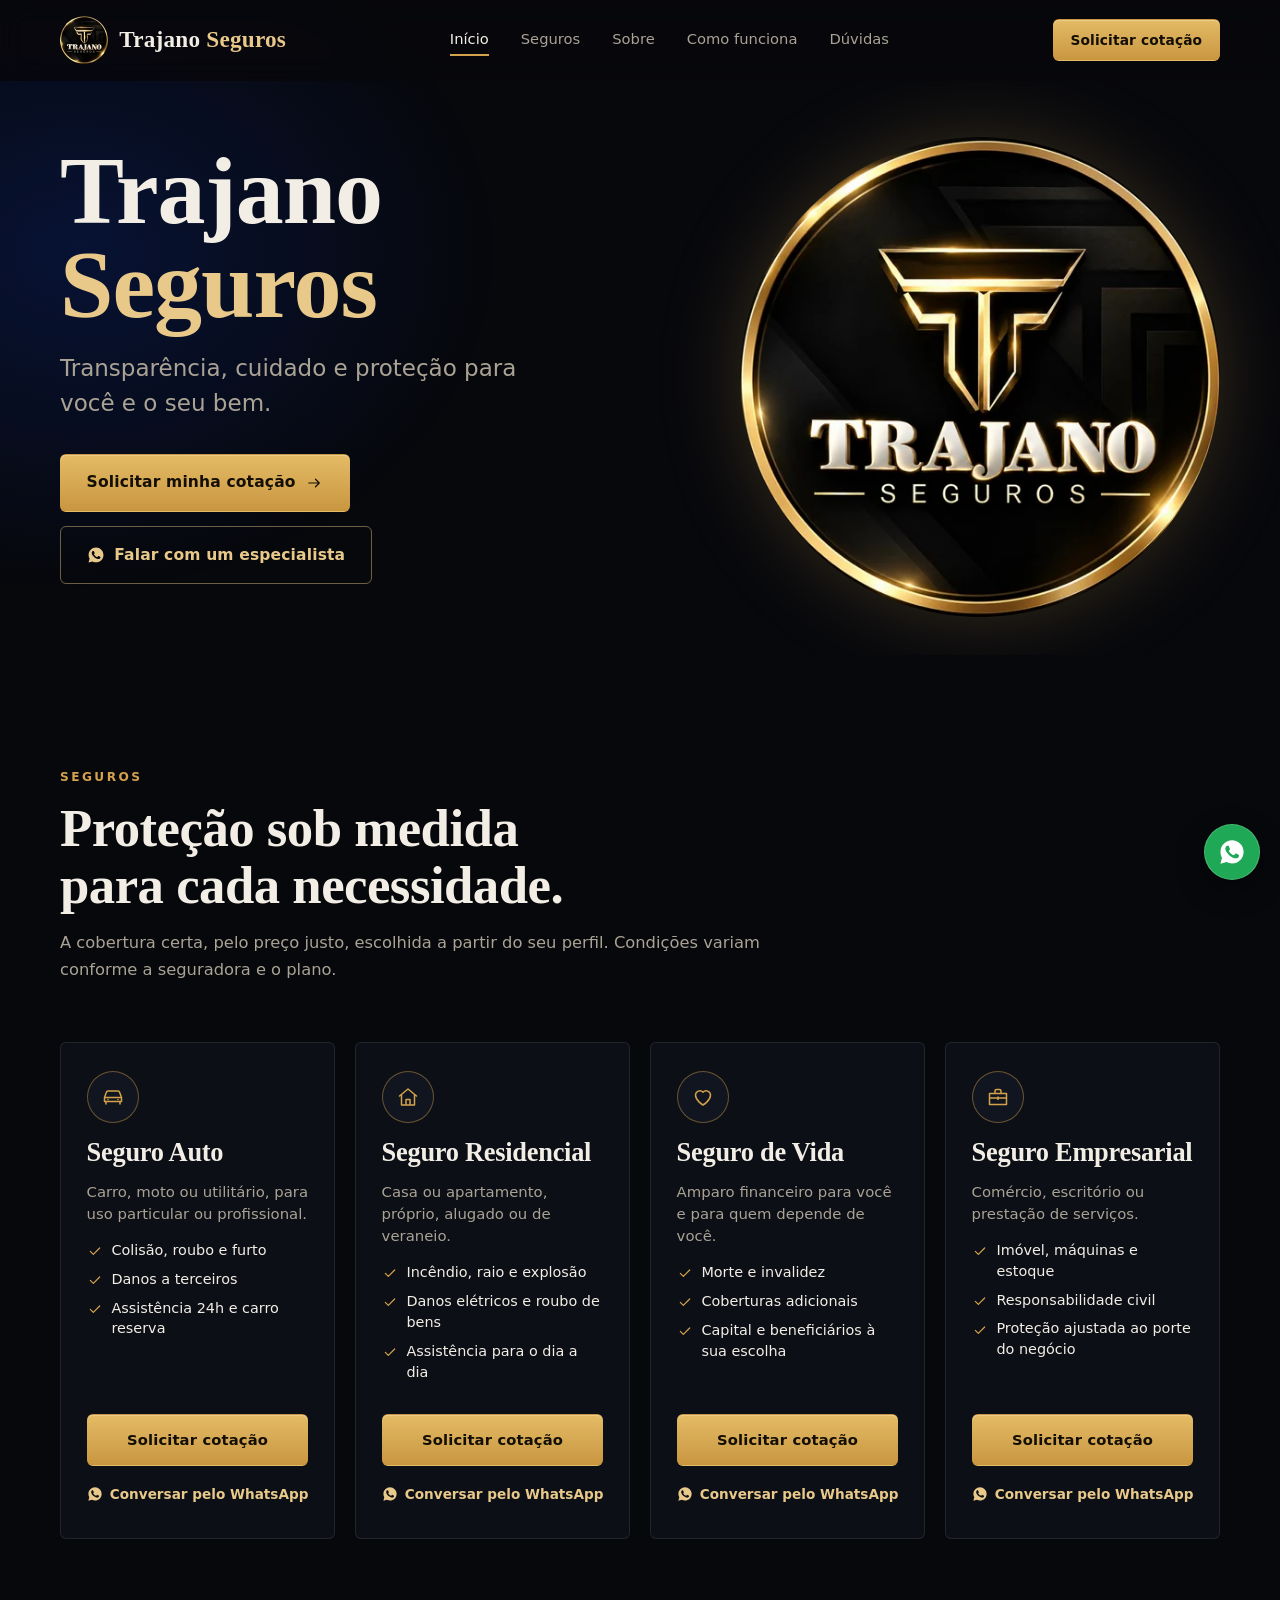
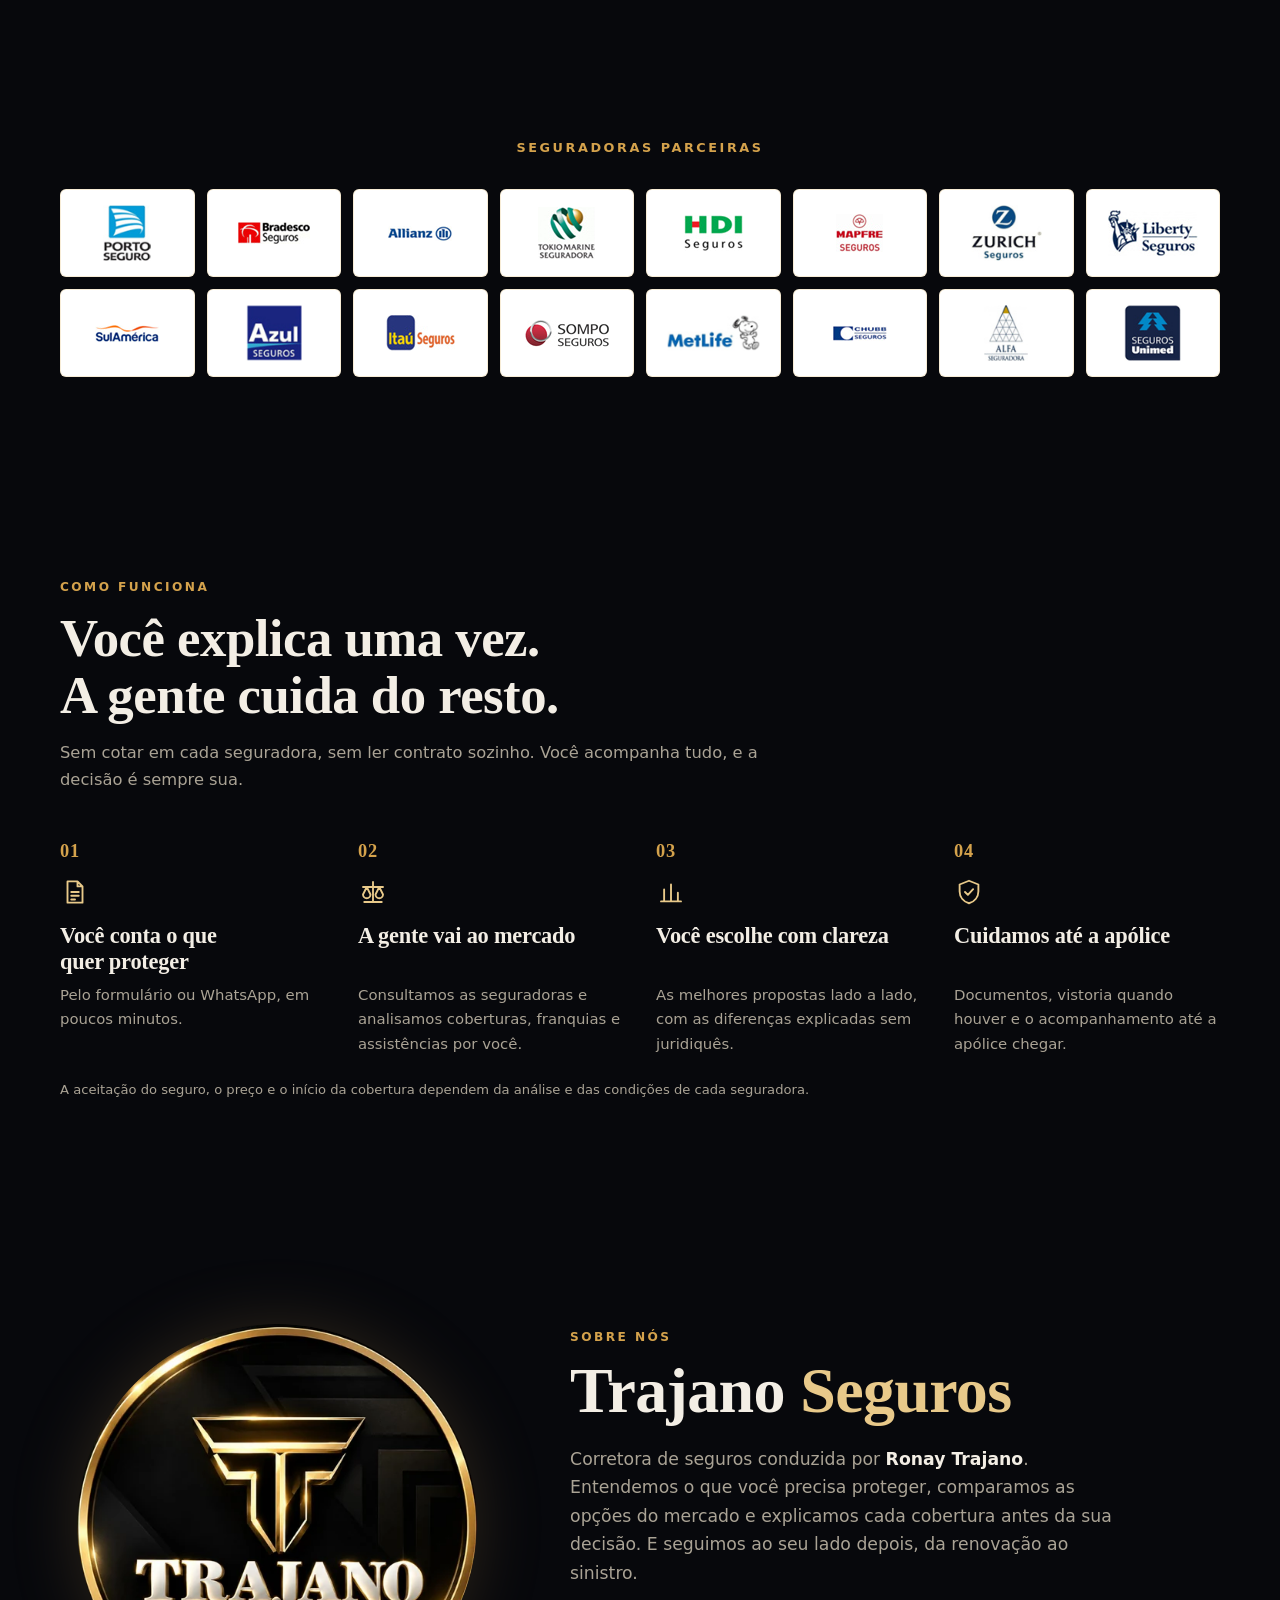
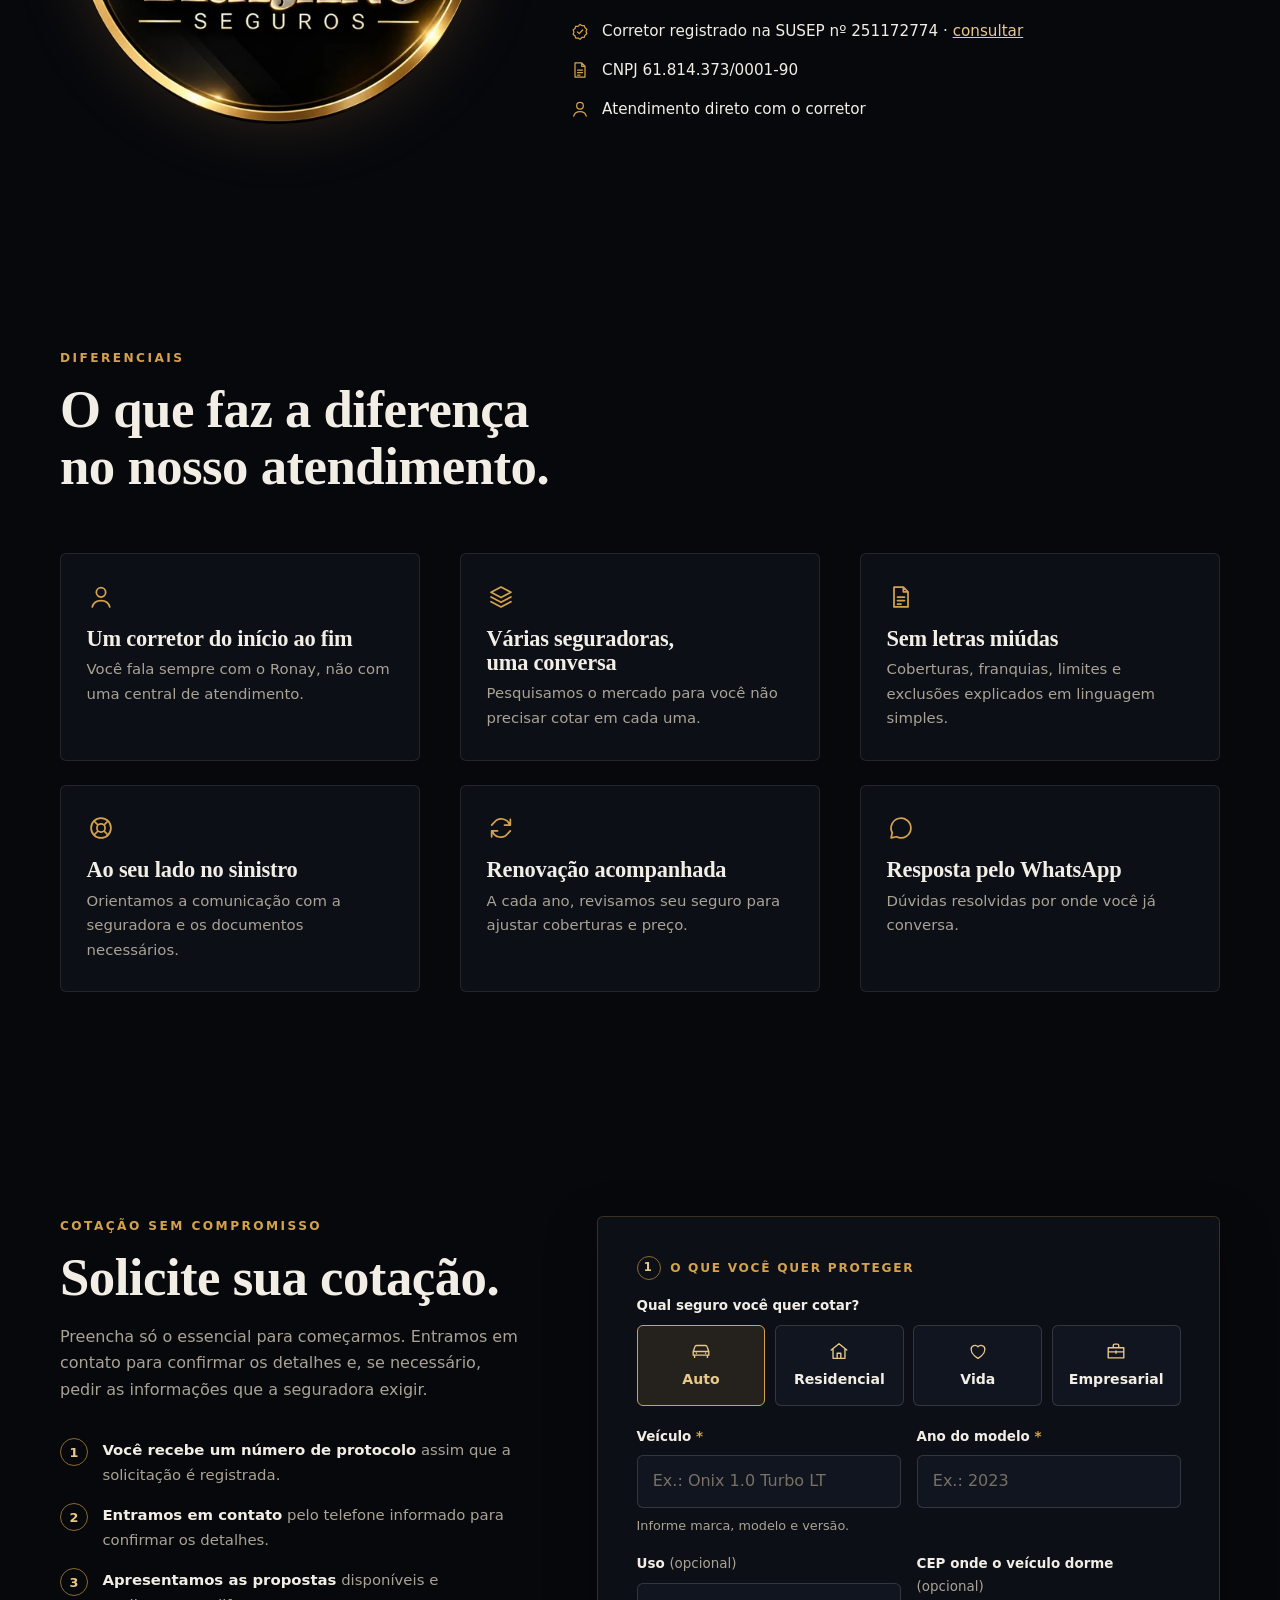
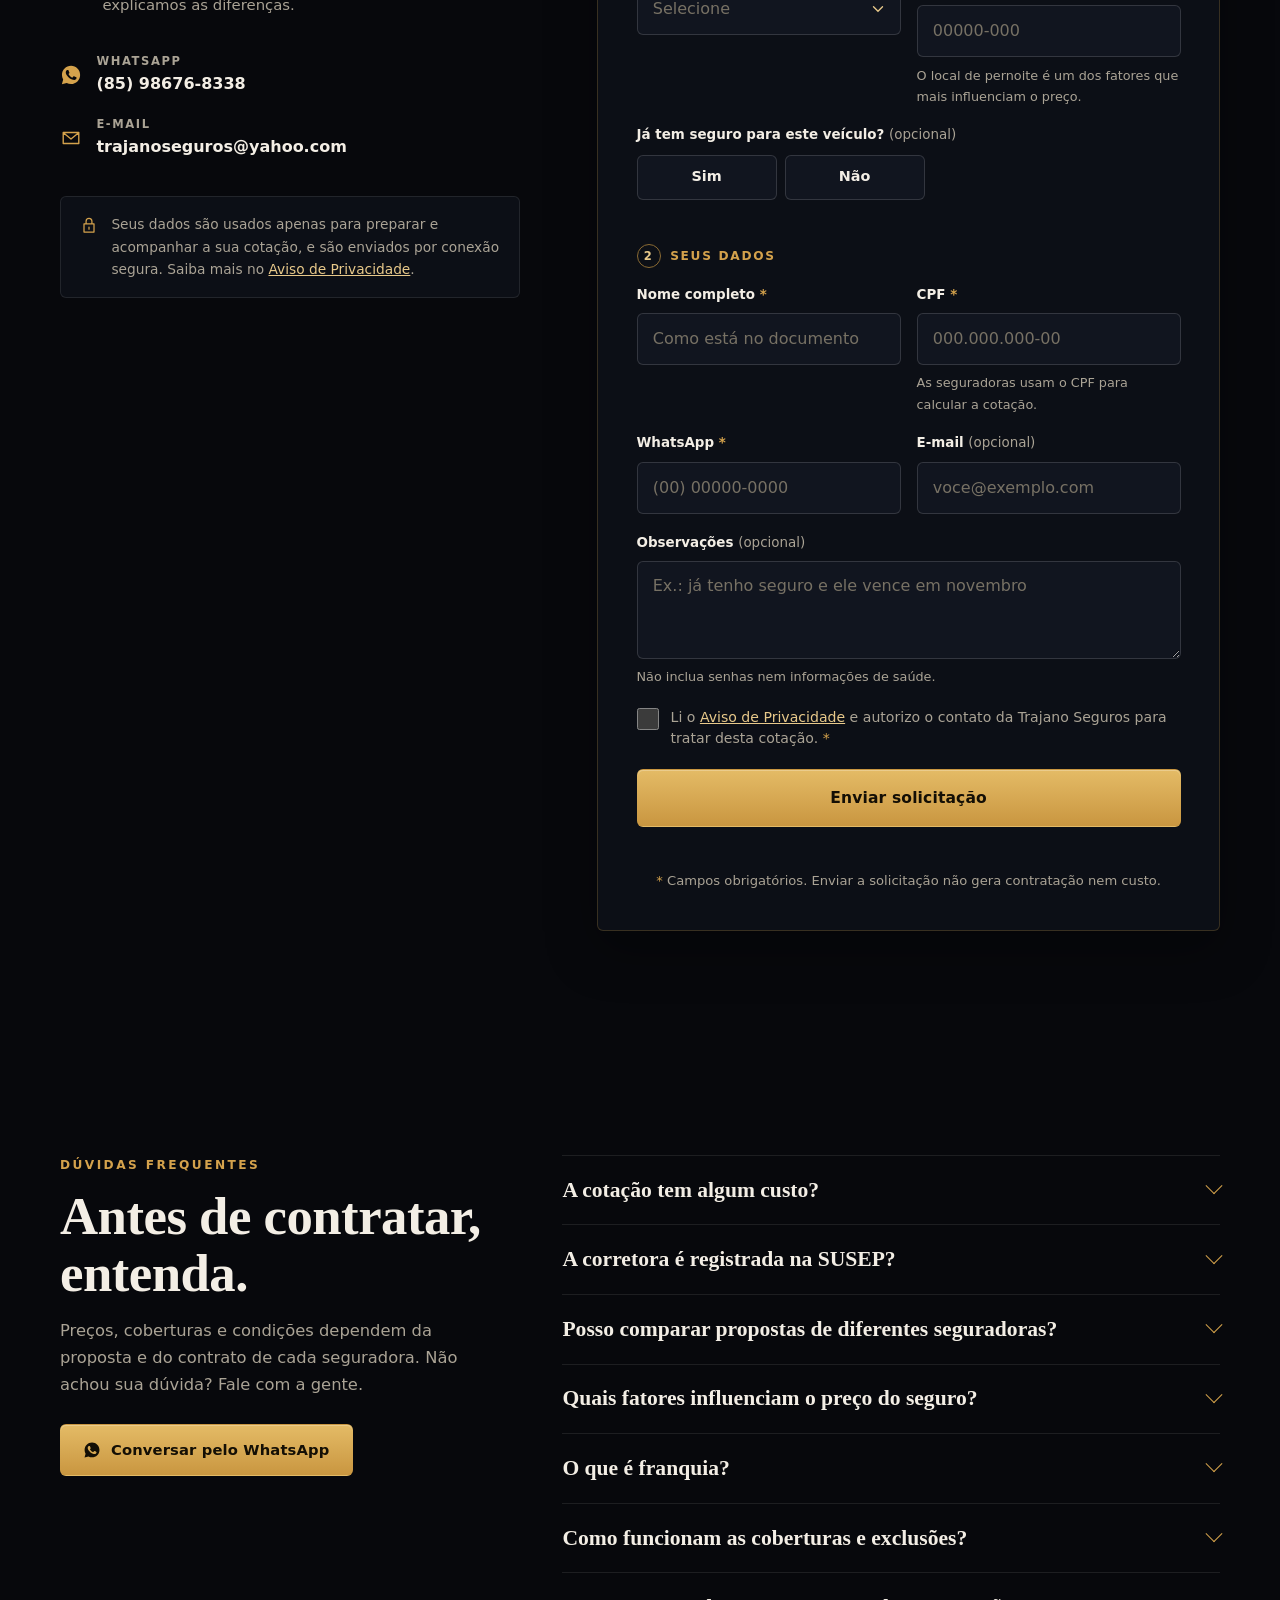
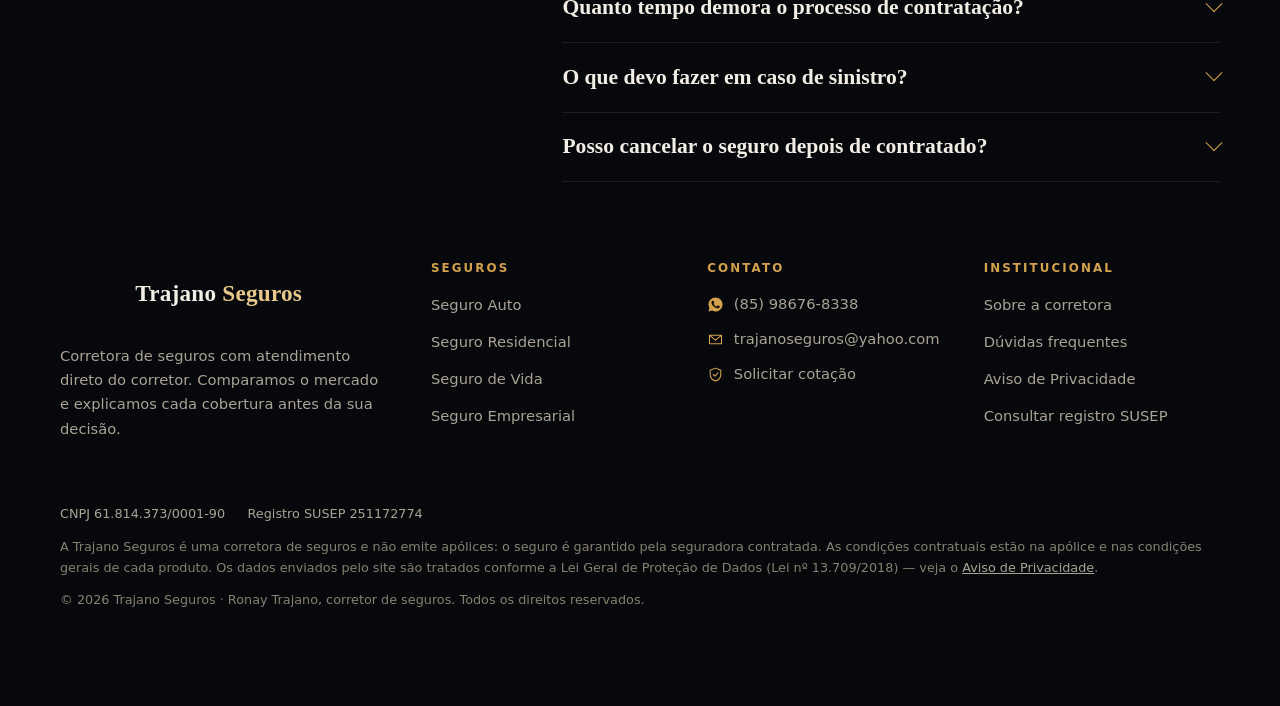
<file: index.html>
<!doctype html>
<html lang="pt-BR">
<head>
  <meta charset="utf-8">
  <meta name="viewport" content="width=device-width, initial-scale=1, viewport-fit=cover">
  <title>Trajano Seguros · Corretora de seguros auto, residencial, vida e empresarial</title>
  <meta name="description" content="Corretora de seguros com atendimento personalizado. Ronay Trajano compara opções de seguradoras e orienta você na escolha do seguro auto, residencial, de vida e empresarial. Peça sua cotação.">
  <meta http-equiv="Content-Security-Policy" content="default-src 'self'; script-src 'self'; style-src 'self' https://fonts.googleapis.com; font-src https://fonts.gstatic.com; img-src 'self' data:; connect-src https://lffzxqwgqgsiumunahyt.supabase.co; form-action 'self'; base-uri 'self'; object-src 'none'">
  <meta name="referrer" content="strict-origin-when-cross-origin">
  <meta name="theme-color" content="#07080c">
  <link rel="canonical" href="https://www.trajanoseguros.online/">

  <meta property="og:type" content="website">
  <meta property="og:locale" content="pt_BR">
  <meta property="og:site_name" content="Trajano Seguros">
  <meta property="og:title" content="Trajano Seguros · Proteção para você e para tudo o que importa">
  <meta property="og:description" content="Atendimento personalizado, comparação de opções e orientação na contratação do seu seguro. Peça sua cotação.">
  <meta property="og:url" content="https://www.trajanoseguros.online/">
  <meta property="og:image" content="https://www.trajanoseguros.online/assets/img/og-trajano-seguros.jpg">
  <meta property="og:image:width" content="1200">
  <meta property="og:image:height" content="630">
  <meta property="og:image:alt" content="Logo da Trajano Seguros">
  <meta name="twitter:card" content="summary_large_image">

  <link rel="icon" href="favicon.ico" sizes="48x48">
  <link rel="icon" href="favicon-32.png" type="image/png" sizes="32x32">
  <link rel="apple-touch-icon" href="apple-touch-icon.png">
  <link rel="manifest" href="site.webmanifest">

  <link rel="preload" as="image" href="assets/img/logo-trajano-900.webp" imagesrcset="assets/img/logo-trajano-520.webp 520w, assets/img/logo-trajano-900.webp 900w" imagesizes="(max-width: 640px) 78vw, (max-width: 900px) 360px, 480px" fetchpriority="high">
  <link rel="preconnect" href="https://fonts.googleapis.com">
  <link rel="preconnect" href="https://fonts.gstatic.com" crossorigin>
  <link rel="stylesheet" href="https://fonts.googleapis.com/css2?family=Cormorant+Garamond:ital,wght@0,500;0,600;1,500&family=Manrope:wght@400;500;600;700&display=swap">
  <link rel="stylesheet" href="assets/css/style.css">

  <script src="assets/js/config.js" defer></script>
  <script src="assets/js/main.js" defer></script>

  <script type="application/ld+json">
  {
    "@context": "https://schema.org",
    "@type": "InsuranceAgency",
    "name": "Trajano Seguros",
    "url": "https://www.trajanoseguros.online/",
    "logo": "https://www.trajanoseguros.online/assets/img/icon-512.png",
    "image": "https://www.trajanoseguros.online/assets/img/og-trajano-seguros.jpg",
    "description": "Corretora de seguros com atendimento personalizado: seguro auto, residencial, de vida e empresarial.",
    "founder": { "@type": "Person", "name": "Ronay Trajano", "jobTitle": "Corretor de seguros" }
  }
  </script>
  <script type="application/ld+json">
  {
    "@context": "https://schema.org",
    "@type": "FAQPage",
    "mainEntity": [
      {
        "@type": "Question",
        "name": "A cotação tem algum custo?",
        "acceptedAnswer": {
          "@type": "Answer",
          "text": "Não. A cotação é gratuita e sem compromisso. A remuneração do corretor vem da seguradora, apenas se você decidir contratar, e já está incluída no preço do seguro."
        }
      },
      {
        "@type": "Question",
        "name": "A corretora é registrada na SUSEP?",
        "acceptedAnswer": {
          "@type": "Answer",
          "text": "Sim. O corretor Ronay Trajano é registrado na SUSEP sob o nº 251172774, e você pode consultar o registro no site da SUSEP."
        }
      },
      {
        "@type": "Question",
        "name": "Posso comparar propostas de diferentes seguradoras?",
        "acceptedAnswer": {
          "@type": "Answer",
          "text": "Sim. Esse é o papel do corretor: reunir as propostas das seguradoras com que trabalha e mostrar as diferenças de coberturas, franquias, assistências e preço, para você decidir com clareza."
        }
      },
      {
        "@type": "Question",
        "name": "Quais fatores influenciam o preço do seguro?",
        "acceptedAnswer": {
          "@type": "Answer",
          "text": "Depende do produto. No seguro auto, por exemplo, pesam o modelo e o ano do veículo, a região onde ele circula e dorme, o perfil do condutor e as coberturas escolhidas. Cada seguradora tem os seus próprios critérios de cálculo."
        }
      },
      {
        "@type": "Question",
        "name": "O que é franquia?",
        "acceptedAnswer": {
          "@type": "Answer",
          "text": "É a parte do prejuízo que fica por conta do segurado em determinados sinistros, como um dano parcial no carro. Em geral, franquia menor deixa o seguro mais caro, e franquia maior, mais barato. O valor e as regras estão na proposta de cada seguradora."
        }
      },
      {
        "@type": "Question",
        "name": "Como funcionam as coberturas e exclusões?",
        "acceptedAnswer": {
          "@type": "Answer",
          "text": "As coberturas são os eventos que o seguro protege; as exclusões são as situações que ele não cobre. Ambas estão descritas nas condições gerais da apólice. Antes da contratação, mostramos os pontos principais para você saber exatamente o que está contratando."
        }
      },
      {
        "@type": "Question",
        "name": "Quanto tempo demora o processo de contratação?",
        "acceptedAnswer": {
          "@type": "Answer",
          "text": "Varia conforme o produto e a seguradora. Alguns seguros exigem vistoria, documentos ou declarações adicionais, e a seguradora tem um prazo para analisar a proposta. A cobertura começa nas condições e na data indicadas pela seguradora."
        }
      },
      {
        "@type": "Question",
        "name": "O que devo fazer em caso de sinistro?",
        "acceptedAnswer": {
          "@type": "Answer",
          "text": "Primeiro, garanta a segurança das pessoas e, quando necessário, registre o boletim de ocorrência. Depois, comunique o ocorrido o quanto antes à seguradora ou ao seu corretor. Orientamos sobre os canais de aviso e os documentos solicitados; a análise e a indenização são feitas pela seguradora, conforme a apólice."
        }
      },
      {
        "@type": "Question",
        "name": "Posso cancelar o seguro depois de contratado?",
        "acceptedAnswer": {
          "@type": "Answer",
          "text": "Sim. O seguro pode ser cancelado a qualquer momento, a seu pedido. A seguradora devolve a parte do prêmio proporcional ao período não utilizado, descontados os valores previstos nas condições da apólice. Antes de cancelar, fale com a gente: muitas vezes é possível ajustar a apólice em vez de encerrá-la."
        }
      }
    ]
  }
  </script>
</head>
<body>

<a class="skip" href="#conteudo">Pular para o conteúdo</a>

<!-- Ícones (usados com <svg><use href="#i-..."/></svg>) -->
<svg width="0" height="0" class="sprite" aria-hidden="true" focusable="false">
  <defs>
    <symbol id="i-wa" viewBox="0 0 24 24"><path fill="currentColor" d="M12.04 2C6.58 2 2.13 6.45 2.13 11.91c0 1.75.46 3.45 1.32 4.95L2.05 22l5.25-1.38a9.9 9.9 0 0 0 4.74 1.21c5.46 0 9.91-4.45 9.91-9.91S17.5 2 12.04 2Zm5.8 14.01c-.24.68-1.41 1.3-1.95 1.38-.5.07-1.13.1-1.82-.11-.42-.13-.96-.31-1.65-.61-2.9-1.25-4.79-4.17-4.94-4.36-.14-.19-1.18-1.57-1.18-3 0-1.42.75-2.12 1.01-2.41.27-.29.58-.36.78-.36h.56c.18 0 .42-.07.66.5.24.58.82 2.01.89 2.16.07.14.12.31.02.5-.1.19-.14.31-.29.48-.14.17-.3.38-.43.51-.14.14-.29.3-.13.59.17.29.74 1.22 1.59 1.97 1.09.97 2.01 1.27 2.3 1.42.29.14.46.12.63-.07.17-.19.72-.84.92-1.13.19-.29.38-.24.65-.14.26.1 1.68.79 1.97.94.29.14.48.22.55.34.07.12.07.7-.17 1.38Z"/></symbol>
    <symbol id="i-car" viewBox="0 0 24 24"><path fill="none" stroke="currentColor" stroke-width="1.5" stroke-linecap="round" stroke-linejoin="round" d="M5 16.5V19m14-2.5V19M3.5 12.5l1.8-5A2 2 0 0 1 7.2 6h9.6a2 2 0 0 1 1.9 1.5l1.8 5M3.5 12.5h17v4h-17zM7 14.5h.01M17 14.5h.01"/></symbol>
    <symbol id="i-home" viewBox="0 0 24 24"><path fill="none" stroke="currentColor" stroke-width="1.5" stroke-linecap="round" stroke-linejoin="round" d="M3.5 11 12 4l8.5 7M5.5 9.5V20h13V9.5M10 20v-5.5h4V20"/></symbol>
    <symbol id="i-life" viewBox="0 0 24 24"><path fill="none" stroke="currentColor" stroke-width="1.5" stroke-linecap="round" stroke-linejoin="round" d="M12 20s-7.5-4.4-7.5-10A4.3 4.3 0 0 1 12 7.3 4.3 4.3 0 0 1 19.5 10c0 5.6-7.5 10-7.5 10Z"/></symbol>
    <symbol id="i-biz" viewBox="0 0 24 24"><path fill="none" stroke="currentColor" stroke-width="1.5" stroke-linecap="round" stroke-linejoin="round" d="M3.5 8.5h17v11h-17zM9 8.5V6a1.5 1.5 0 0 1 1.5-1.5h3A1.5 1.5 0 0 1 15 6v2.5M3.5 13h17M12 12v2.5"/></symbol>
    <symbol id="i-shield" viewBox="0 0 24 24"><path fill="none" stroke="currentColor" stroke-width="1.5" stroke-linecap="round" stroke-linejoin="round" d="M12 3 4.5 6v5.5c0 4.6 3.2 8.2 7.5 9.5 4.3-1.3 7.5-4.9 7.5-9.5V6zM8.8 12l2.3 2.3 4.2-4.6"/></symbol>
    <symbol id="i-badge" viewBox="0 0 24 24"><path fill="none" stroke="currentColor" stroke-width="1.5" stroke-linecap="round" stroke-linejoin="round" d="M12 2.8l2.3 1.6 2.8-.1.9 2.7 2.2 1.7-.9 2.7.9 2.7-2.2 1.7-.9 2.7-2.8-.1L12 20.8l-2.3-1.6-2.8.1-.9-2.7-2.2-1.7.9-2.7-.9-2.7 2.2-1.7.9-2.7 2.8.1zM8.8 11.8l2.2 2.2 4.2-4.4"/></symbol>
    <symbol id="i-user" viewBox="0 0 24 24"><path fill="none" stroke="currentColor" stroke-width="1.5" stroke-linecap="round" stroke-linejoin="round" d="M12 12a4 4 0 1 0 0-8 4 4 0 0 0 0 8ZM4.5 20.5c.9-3.6 4-5.5 7.5-5.5s6.6 1.9 7.5 5.5"/></symbol>
    <symbol id="i-compare" viewBox="0 0 24 24"><path fill="none" stroke="currentColor" stroke-width="1.5" stroke-linecap="round" stroke-linejoin="round" d="M12 4v16M5 20h14M4 8h16M7 8l-3 6a3 3 0 0 0 6 0zM17 8l-3 6a3 3 0 0 0 6 0z"/></symbol>
    <symbol id="i-chat" viewBox="0 0 24 24"><path fill="none" stroke="currentColor" stroke-width="1.5" stroke-linecap="round" stroke-linejoin="round" d="M4.5 5.5h15v10h-8l-4.5 4v-4H4.5zM8 9.5h8M8 12h5"/></symbol>
    <symbol id="i-doc" viewBox="0 0 24 24"><path fill="none" stroke="currentColor" stroke-width="1.5" stroke-linecap="round" stroke-linejoin="round" d="M6 3.5h8l4 4v13H6zM14 3.5v4h4M9 12h6M9 15h6M9 18h3"/></symbol>
    <symbol id="i-scale" viewBox="0 0 24 24"><path fill="none" stroke="currentColor" stroke-width="1.5" stroke-linecap="round" stroke-linejoin="round" d="M4 19.5h16M6.5 19.5V10m5.5 9.5V6m5.5 13.5v-7"/></symbol>
    <symbol id="i-life-ring" viewBox="0 0 24 24"><circle cx="12" cy="12" r="8.5" fill="none" stroke="currentColor" stroke-width="1.5"/><circle cx="12" cy="12" r="3.5" fill="none" stroke="currentColor" stroke-width="1.5"/><path d="m6 6 3.5 3.5m5 5L18 18m0-12-3.5 3.5m-5 5L6 18" fill="none" stroke="currentColor" stroke-width="1.5"/></symbol>
    <symbol id="i-check" viewBox="0 0 24 24"><path fill="none" stroke="currentColor" stroke-width="1.8" stroke-linecap="round" stroke-linejoin="round" d="m5 12.5 4.5 4.5L19 7.5"/></symbol>
    <symbol id="i-arrow" viewBox="0 0 24 24"><path fill="none" stroke="currentColor" stroke-width="1.6" stroke-linecap="round" stroke-linejoin="round" d="M5 12h14m-5-5 5 5-5 5"/></symbol>
    <symbol id="i-phone" viewBox="0 0 24 24"><path fill="none" stroke="currentColor" stroke-width="1.5" stroke-linecap="round" stroke-linejoin="round" d="M5 4h3.5l1.5 4-2 1.5a11 11 0 0 0 6.5 6.5l1.5-2 4 1.5V19a1.5 1.5 0 0 1-1.6 1.5C10.3 20 4 13.7 3.5 5.6A1.5 1.5 0 0 1 5 4Z"/></symbol>
    <symbol id="i-mail" viewBox="0 0 24 24"><path fill="none" stroke="currentColor" stroke-width="1.5" stroke-linecap="round" stroke-linejoin="round" d="M3.5 6h17v12h-17zM4 6.5l8 6.5 8-6.5"/></symbol>
    <symbol id="i-ig" viewBox="0 0 24 24"><rect x="3.5" y="3.5" width="17" height="17" rx="5" fill="none" stroke="currentColor" stroke-width="1.5"/><circle cx="12" cy="12" r="4" fill="none" stroke="currentColor" stroke-width="1.5"/><circle cx="17.2" cy="6.8" r="1" fill="currentColor"/></symbol>
    <symbol id="i-clock" viewBox="0 0 24 24"><circle cx="12" cy="12" r="8.5" fill="none" stroke="currentColor" stroke-width="1.5"/><path d="M12 7.5V12l3 2" fill="none" stroke="currentColor" stroke-width="1.5" stroke-linecap="round"/></symbol>
    <symbol id="i-pin" viewBox="0 0 24 24"><path fill="none" stroke="currentColor" stroke-width="1.5" stroke-linecap="round" stroke-linejoin="round" d="M12 21s-6.5-5.6-6.5-11a6.5 6.5 0 0 1 13 0c0 5.4-6.5 11-6.5 11Z"/><circle cx="12" cy="10" r="2.3" fill="none" stroke="currentColor" stroke-width="1.5"/></symbol>
    <symbol id="i-calendar" viewBox="0 0 24 24"><path fill="none" stroke="currentColor" stroke-width="1.5" stroke-linecap="round" stroke-linejoin="round" d="M4.5 6.5h15v13h-15zM4.5 10.5h15M8 4.5v3M16 4.5v3M8 14h.01M12 14h.01M16 14h.01"/></symbol>
    <symbol id="i-layers" viewBox="0 0 24 24"><path fill="none" stroke="currentColor" stroke-width="1.5" stroke-linecap="round" stroke-linejoin="round" d="m12 3.5 8.5 4.5-8.5 4.5L3.5 8zM3.5 12l8.5 4.5 8.5-4.5M3.5 16l8.5 4.5 8.5-4.5"/></symbol>
    <symbol id="i-refresh" viewBox="0 0 24 24"><path fill="none" stroke="currentColor" stroke-width="1.5" stroke-linecap="round" stroke-linejoin="round" d="M20 4.5v5h-5M4 19.5v-5h5M19.4 9.5A7.5 7.5 0 0 0 6.2 7.2L4 9.5M4.6 14.5a7.5 7.5 0 0 0 13.2 2.3l2.2-2.3"/></symbol>
    <symbol id="i-message-circle" viewBox="0 0 24 24"><path fill="none" stroke="currentColor" stroke-width="1.5" stroke-linecap="round" stroke-linejoin="round" d="M20.5 12a8.5 8.5 0 0 1-12.4 7.5L3.5 20.5l1-4.4A8.5 8.5 0 1 1 20.5 12Z"/></symbol>
    <symbol id="i-lock" viewBox="0 0 24 24"><path fill="none" stroke="currentColor" stroke-width="1.5" stroke-linecap="round" stroke-linejoin="round" d="M6 10.5h12v10H6zM8.5 10.5V7.5a3.5 3.5 0 0 1 7 0v3M12 14.5v2.5"/></symbol>
  </defs>
</svg>

<!-- ===== Cabeçalho ===== -->
<header class="header" id="topo">
  <div class="wrap header-inner">
    <a class="brand" href="#inicio" aria-label="Trajano Seguros — início">
      <img src="assets/img/brasao-96.webp" alt="" width="48" height="48">
      <span class="brand-name">Trajano <b>Seguros</b></span>
    </a>
    <nav class="nav" aria-label="Principal">
      <ul class="nav-links" id="menu">
        <li><a href="#inicio">Início</a></li>
        <li><a href="#seguros">Seguros</a></li>
        <li><a href="#sobre">Sobre</a></li>
        <li><a href="#como-funciona">Como funciona</a></li>
        <li><a href="#duvidas">Dúvidas</a></li>
        <li class="nav-cta-mobile"><a class="btn btn-gold btn-block" href="#cotacao">Solicitar cotação</a></li>
      </ul>
    </nav>
    <div class="header-actions">
      <a class="btn btn-gold btn-sm header-cta" href="#cotacao">Solicitar cotação</a>
      <button class="menu-btn" type="button" aria-controls="menu" aria-expanded="false" aria-label="Abrir menu"><span></span></button>
    </div>
  </div>
</header>

<main id="conteudo">

  <!-- ===== Início ===== -->
  <section class="hero" id="inicio" aria-labelledby="hero-titulo">
    <div class="wrap hero-grid">
      <div class="hero-copy">
        <h1 id="hero-titulo">Trajano <em>Seguros</em></h1>
        <p class="lead">Transparência, cuidado e proteção para você e o seu bem.</p>
        <div class="hero-actions">
          <a class="btn btn-gold btn-lg" href="#cotacao">Solicitar minha cotação <svg aria-hidden="true"><use href="#i-arrow"/></svg></a>
          <a class="btn btn-outline btn-lg" href="#cotacao" data-wa="especialista"><svg aria-hidden="true"><use href="#i-wa"/></svg>Falar com um especialista</a>
        </div>
      </div>
      <figure class="hero-media">
        <img class="hero-logo"
             src="assets/img/logo-trajano-900.webp"
             srcset="assets/img/logo-trajano-520.webp 520w, assets/img/logo-trajano-900.webp 900w"
             sizes="(max-width: 640px) 78vw, (max-width: 900px) 360px, 480px"
             alt="Logo da Trajano Seguros"
             width="900" height="900" fetchpriority="high">
      </figure>
    </div>
  </section>

  <!-- ===== Seguros ===== -->
  <section class="section" id="seguros" aria-labelledby="seguros-titulo">
    <div class="wrap">
      <header class="section-head">
        <p class="eyebrow">Seguros</p>
        <h2 id="seguros-titulo">Proteção sob medida para cada necessidade.</h2>
        <p>A cobertura certa, pelo preço justo, escolhida a partir do seu perfil. Condições variam conforme a seguradora e o plano.</p>
      </header>

      <div class="products">
        <article class="product">
          <div class="product-icon"><svg aria-hidden="true"><use href="#i-car"/></svg></div>
          <h3>Seguro Auto</h3>
          <p>Carro, moto ou utilitário, para uso particular ou profissional.</p>
          <ul class="checks">
            <li><svg aria-hidden="true"><use href="#i-check"/></svg>Colisão, roubo e furto</li>
            <li><svg aria-hidden="true"><use href="#i-check"/></svg>Danos a terceiros</li>
            <li><svg aria-hidden="true"><use href="#i-check"/></svg>Assistência 24h e carro reserva</li>
          </ul>
          <div class="product-actions">
            <a class="btn btn-gold btn-block" href="#cotacao" data-tipo="Auto">Solicitar cotação</a>
            <a class="link-wa" href="#cotacao" data-wa="produto" data-tipo="Auto"><svg aria-hidden="true"><use href="#i-wa"/></svg>Conversar pelo WhatsApp</a>
          </div>
        </article>

        <article class="product">
          <div class="product-icon"><svg aria-hidden="true"><use href="#i-home"/></svg></div>
          <h3>Seguro Residencial</h3>
          <p>Casa ou apartamento, próprio, alugado ou de veraneio.</p>
          <ul class="checks">
            <li><svg aria-hidden="true"><use href="#i-check"/></svg>Incêndio, raio e explosão</li>
            <li><svg aria-hidden="true"><use href="#i-check"/></svg>Danos elétricos e roubo de bens</li>
            <li><svg aria-hidden="true"><use href="#i-check"/></svg>Assistência para o dia a dia</li>
          </ul>
          <div class="product-actions">
            <a class="btn btn-gold btn-block" href="#cotacao" data-tipo="Residencial">Solicitar cotação</a>
            <a class="link-wa" href="#cotacao" data-wa="produto" data-tipo="Residencial"><svg aria-hidden="true"><use href="#i-wa"/></svg>Conversar pelo WhatsApp</a>
          </div>
        </article>

        <article class="product">
          <div class="product-icon"><svg aria-hidden="true"><use href="#i-life"/></svg></div>
          <h3>Seguro de Vida</h3>
          <p>Amparo financeiro para você e para quem depende de você.</p>
          <ul class="checks">
            <li><svg aria-hidden="true"><use href="#i-check"/></svg>Morte e invalidez</li>
            <li><svg aria-hidden="true"><use href="#i-check"/></svg>Coberturas adicionais</li>
            <li><svg aria-hidden="true"><use href="#i-check"/></svg>Capital e beneficiários à sua escolha</li>
          </ul>
          <div class="product-actions">
            <a class="btn btn-gold btn-block" href="#cotacao" data-tipo="Vida">Solicitar cotação</a>
            <a class="link-wa" href="#cotacao" data-wa="produto" data-tipo="Vida"><svg aria-hidden="true"><use href="#i-wa"/></svg>Conversar pelo WhatsApp</a>
          </div>
        </article>

        <article class="product">
          <div class="product-icon"><svg aria-hidden="true"><use href="#i-biz"/></svg></div>
          <h3>Seguro Empresarial</h3>
          <p>Comércio, escritório ou prestação de serviços.</p>
          <ul class="checks">
            <li><svg aria-hidden="true"><use href="#i-check"/></svg>Imóvel, máquinas e estoque</li>
            <li><svg aria-hidden="true"><use href="#i-check"/></svg>Responsabilidade civil</li>
            <li><svg aria-hidden="true"><use href="#i-check"/></svg>Proteção ajustada ao porte do negócio</li>
          </ul>
          <div class="product-actions">
            <a class="btn btn-gold btn-block" href="#cotacao" data-tipo="Empresarial">Solicitar cotação</a>
            <a class="link-wa" href="#cotacao" data-wa="produto" data-tipo="Empresarial"><svg aria-hidden="true"><use href="#i-wa"/></svg>Conversar pelo WhatsApp</a>
          </div>
        </article>
      </div>
    </div>
  </section>

  <!-- ===== Seguradoras parceiras ===== -->
  <section class="section insurers" id="seguradoras" aria-labelledby="segur-titulo">
    <div class="wrap">
      <h2 class="eyebrow insurers-title" id="segur-titulo">Seguradoras parceiras</h2>
      <ul class="insurer-grid">
          <li><img src="assets/img/seguradoras/porto.png" alt="Porto Seguro" width="65" height="75" loading="lazy" decoding="async"></li>
          <li><img src="assets/img/seguradoras/bradesco.png" alt="Bradesco Seguros" width="80" height="30" loading="lazy" decoding="async"></li>
          <li><img src="assets/img/seguradoras/allianz.png" alt="Allianz" width="72" height="23" loading="lazy" decoding="async"></li>
          <li><img src="assets/img/seguradoras/tokio-marine.png" alt="Tokio Marine" width="65" height="60" loading="lazy" decoding="async"></li>
          <li><img src="assets/img/seguradoras/hdi.png" alt="HDI Seguros" width="67" height="44" loading="lazy" decoding="async"></li>
          <li><img src="assets/img/seguradoras/mapfre.png" alt="Mapfre" width="55" height="46" loading="lazy" decoding="async"></li>
          <li><img src="assets/img/seguradoras/zurich-seguros.png" alt="Zurich Seguros" width="93" height="75" loading="lazy" decoding="async"></li>
          <li><img src="assets/img/seguradoras/liberty.png" alt="Liberty Seguros" width="98" height="54" loading="lazy" decoding="async"></li>
          <li><img src="assets/img/seguradoras/sulamerica.png" alt="SulAmérica" width="72" height="25" loading="lazy" decoding="async"></li>
          <li><img src="assets/img/seguradoras/azul.png" alt="Azul Seguros" width="71" height="71" loading="lazy" decoding="async"></li>
          <li><img src="assets/img/seguradoras/itau.png" alt="Itaú Seguros" width="77" height="44" loading="lazy" decoding="async"></li>
          <li><img src="assets/img/seguradoras/sompo.png" alt="Sompo Seguros" width="92" height="35" loading="lazy" decoding="async"></li>
          <li><img src="assets/img/seguradoras/metlife.png" alt="MetLife" width="107" height="45" loading="lazy" decoding="async"></li>
          <li><img src="assets/img/seguradoras/chubb.png" alt="Chubb Seguros" width="62" height="23" loading="lazy" decoding="async"></li>
          <li><img src="assets/img/seguradoras/alfa.png" alt="Alfa Seguradora" width="60" height="74" loading="lazy" decoding="async"></li>
          <li><img src="assets/img/seguradoras/unimed.png" alt="Seguros Unimed" width="74" height="73" loading="lazy" decoding="async"></li>
      </ul>
    </div>
  </section>

  <!-- ===== Como funciona ===== -->
  <section class="section section-alt" id="como-funciona" aria-labelledby="como-titulo">
    <div class="wrap">
      <header class="section-head">
        <p class="eyebrow">Como funciona</p>
        <h2 id="como-titulo">Você explica uma vez. A gente cuida do resto.</h2>
        <p>Sem cotar em cada seguradora, sem ler contrato sozinho. Você acompanha tudo, e a decisão é sempre sua.</p>
      </header>
      <ol class="steps">
        <li class="step">
          <span class="step-n" aria-hidden="true">01</span>
          <svg aria-hidden="true"><use href="#i-doc"/></svg>
          <h3>Você conta o que quer proteger</h3>
          <p>Pelo formulário ou WhatsApp, em poucos minutos.</p>
        </li>
        <li class="step">
          <span class="step-n" aria-hidden="true">02</span>
          <svg aria-hidden="true"><use href="#i-compare"/></svg>
          <h3>A gente vai ao mercado</h3>
          <p>Consultamos as seguradoras e analisamos coberturas, franquias e assistências por você.</p>
        </li>
        <li class="step">
          <span class="step-n" aria-hidden="true">03</span>
          <svg aria-hidden="true"><use href="#i-scale"/></svg>
          <h3>Você escolhe com clareza</h3>
          <p>As melhores propostas lado a lado, com as diferenças explicadas sem juridiquês.</p>
        </li>
        <li class="step">
          <span class="step-n" aria-hidden="true">04</span>
          <svg aria-hidden="true"><use href="#i-shield"/></svg>
          <h3>Cuidamos até a apólice</h3>
          <p>Documentos, vistoria quando houver e o acompanhamento até a apólice chegar.</p>
        </li>
      </ol>
      <p class="fine">A aceitação do seguro, o preço e o início da cobertura dependem da análise e das condições de cada seguradora.</p>
    </div>
  </section>

  <!-- ===== Sobre ===== -->
  <section class="section" id="sobre" aria-labelledby="sobre-titulo">
    <div class="wrap about">
      <figure class="about-media">
        <img src="assets/img/logo-trajano-520.webp" srcset="assets/img/logo-trajano-520.webp 520w, assets/img/logo-trajano-900.webp 900w" sizes="(max-width: 860px) 70vw, 400px" alt="Logo da Trajano Seguros" width="520" height="520" loading="lazy" decoding="async">
      </figure>
      <div class="about-copy">
        <p class="eyebrow">Sobre nós</p>
        <h2 id="sobre-titulo" class="about-title">Trajano <span>Seguros</span></h2>
        <p class="about-lead">Corretora de seguros conduzida por <strong>Ronay Trajano</strong>. Entendemos o que você precisa proteger, comparamos as opções do mercado e explicamos cada cobertura antes da sua decisão. E seguimos ao seu lado depois, da renovação ao sinistro.</p>
        <ul class="about-facts">
          <li><svg aria-hidden="true"><use href="#i-badge"/></svg><span>Corretor registrado na SUSEP nº 251172774 · <a href="https://www.gov.br/susep/pt-br" target="_blank" rel="noopener">consultar</a></span></li>
          <li data-show="cnpj" hidden><svg aria-hidden="true"><use href="#i-doc"/></svg><span>CNPJ <span data-info="cnpj"></span></span></li>
          <li><svg aria-hidden="true"><use href="#i-user"/></svg><span>Atendimento direto com o corretor</span></li>
          <li data-show="regiaoAtendimento" hidden><svg aria-hidden="true"><use href="#i-pin"/></svg><span data-info="regiaoAtendimento"></span></li>
          <li data-show="experiencia" hidden><svg aria-hidden="true"><use href="#i-calendar"/></svg><span data-info="experiencia"></span></li>
        </ul>
      </div>
    </div>
  </section>

  <!-- ===== Diferenciais ===== -->
  <section class="section section-navy" id="diferenciais" aria-labelledby="dif-titulo">
    <div class="wrap">
      <header class="section-head">
        <p class="eyebrow">Diferenciais</p>
        <h2 id="dif-titulo">O que faz a diferença no nosso atendimento.</h2>
      </header>
      <ul class="features">
        <li><svg aria-hidden="true"><use href="#i-user"/></svg><h3>Um corretor do início ao fim</h3><p>Você fala sempre com o Ronay, não com uma central de atendimento.</p></li>
        <li><svg aria-hidden="true"><use href="#i-layers"/></svg><h3>Várias seguradoras, uma conversa</h3><p>Pesquisamos o mercado para você não precisar cotar em cada uma.</p></li>
        <li><svg aria-hidden="true"><use href="#i-doc"/></svg><h3>Sem letras miúdas</h3><p>Coberturas, franquias, limites e exclusões explicados em linguagem simples.</p></li>
        <li><svg aria-hidden="true"><use href="#i-life-ring"/></svg><h3>Ao seu lado no sinistro</h3><p>Orientamos a comunicação com a seguradora e os documentos necessários.</p></li>
        <li><svg aria-hidden="true"><use href="#i-refresh"/></svg><h3>Renovação acompanhada</h3><p>A cada ano, revisamos seu seguro para ajustar coberturas e preço.</p></li>
        <li><svg aria-hidden="true"><use href="#i-message-circle"/></svg><h3>Resposta pelo WhatsApp</h3><p>Dúvidas resolvidas por onde você já conversa.</p></li>
      </ul>
    </div>
  </section>

  <!-- ===== Depoimentos =====
       Seção pronta para depoimentos REAIS e AUTORIZADOS pelos clientes.
       Para publicar: remova o atributo "hidden" da <section> e repita o bloco <figure class="testimonial">.
       Não publique avaliações fictícias. -->
  <section class="section" id="depoimentos" aria-labelledby="dep-titulo" hidden>
    <div class="wrap">
      <header class="section-head">
        <p class="eyebrow">Depoimentos</p>
        <h2 id="dep-titulo">Quem já foi atendido.</h2>
      </header>
      <div class="testimonials">
        <figure class="testimonial">
          <blockquote>Texto do depoimento, exatamente como o cliente autorizou.</blockquote>
          <figcaption><b>Nome do cliente</b><span>Seguro contratado</span></figcaption>
        </figure>
      </div>
    </div>
  </section>

  <!-- ===== Cotação ===== -->
  <section class="section quote-section" id="cotacao" aria-labelledby="cot-titulo">
    <div class="wrap quote-grid">
      <div class="quote-intro">
        <p class="eyebrow">Cotação sem compromisso</p>
        <h2 id="cot-titulo">Solicite sua cotação.</h2>
        <p>Preencha só o essencial para começarmos. Entramos em contato para confirmar os detalhes e, se necessário, pedir as informações que a seguradora exigir.</p>
        <ol class="next-steps" aria-label="O que acontece depois do envio">
          <li><span><b>Você recebe um número de protocolo</b> assim que a solicitação é registrada.</span></li>
          <li><span><b>Entramos em contato</b> pelo telefone informado para confirmar os detalhes.</span></li>
          <li><span><b>Apresentamos as propostas</b> disponíveis e explicamos as diferenças.</span></li>
        </ol>
        <ul class="contact-list">
          <li data-show="whatsapp" hidden><svg aria-hidden="true"><use href="#i-wa"/></svg><div><small>WhatsApp</small><a href="#cotacao" data-wa="geral" data-info="telefoneExibicao"></a></div></li>
          <li data-show="email" hidden><svg aria-hidden="true"><use href="#i-mail"/></svg><div><small>E-mail</small><a data-mailto data-info="email" href="#cotacao"></a></div></li>
          <li data-show="horario" hidden><svg aria-hidden="true"><use href="#i-clock"/></svg><div><small>Atendimento</small><span data-info="horario"></span></div></li>
        </ul>
        <div class="privacy-box">
          <svg aria-hidden="true"><use href="#i-lock"/></svg>
          <p>Seus dados são usados apenas para preparar e acompanhar a sua cotação, e são enviados por conexão segura. Saiba mais no <a href="privacidade.html">Aviso de Privacidade</a>.</p>
        </div>
      </div>

      <div class="quote-card">
        <form class="form" id="quote-form" novalidate>
          <p class="form-step"><span aria-hidden="true">1</span>O que você quer proteger</p>
          <fieldset class="field">
            <legend class="label">Qual seguro você quer cotar?</legend>
            <div class="chips">
              <input type="radio" name="tipo" id="t-auto" value="Auto" checked><label for="t-auto"><svg aria-hidden="true"><use href="#i-car"/></svg>Auto</label>
              <input type="radio" name="tipo" id="t-res" value="Residencial"><label for="t-res"><svg aria-hidden="true"><use href="#i-home"/></svg>Residencial</label>
              <input type="radio" name="tipo" id="t-vida" value="Vida"><label for="t-vida"><svg aria-hidden="true"><use href="#i-life"/></svg>Vida</label>
              <input type="radio" name="tipo" id="t-emp" value="Empresarial"><label for="t-emp"><svg aria-hidden="true"><use href="#i-biz"/></svg>Empresarial</label>
            </div>
          </fieldset>

          <!-- Campos de cada produto: só o grupo do tipo escolhido fica ativo -->
          <div class="grid2" data-grupo="Auto">
            <div class="field"><label class="label" for="f-veiculo">Veículo <span class="req">*</span></label><input id="f-veiculo" name="veiculo" maxlength="120" placeholder="Ex.: Onix 1.0 Turbo LT" aria-describedby="veiculo-dica" required><small class="hint" id="veiculo-dica">Informe marca, modelo e versão.</small></div>
            <div class="field"><label class="label" for="f-ano">Ano do modelo <span class="req">*</span></label><input id="f-ano" name="ano" inputmode="numeric" maxlength="4" placeholder="Ex.: 2023" required></div>
            <div class="field"><label class="label" for="f-uso">Uso <span class="opt">(opcional)</span></label>
              <select id="f-uso" name="uso"><option value="">Selecione</option><option>Particular</option><option>Trabalho / visitas a clientes</option><option>Aplicativo (Uber, 99 etc.)</option><option>Táxi ou transporte de passageiros</option><option>Outro</option></select></div>
            <div class="field"><label class="label" for="f-cep">CEP onde o veículo dorme <span class="opt">(opcional)</span></label><input id="f-cep" name="cep" inputmode="numeric" maxlength="9" placeholder="00000-000" autocomplete="postal-code" aria-describedby="cep-dica"><small class="hint" id="cep-dica">O local de pernoite é um dos fatores que mais influenciam o preço.</small></div>
            <fieldset class="field span2">
              <legend class="label">Já tem seguro para este veículo? <span class="opt">(opcional)</span></legend>
              <div class="chips chips-sm">
                <input type="radio" name="tem_seguro" id="ts-sim" value="Sim"><label for="ts-sim">Sim</label>
                <input type="radio" name="tem_seguro" id="ts-nao" value="Não"><label for="ts-nao">Não</label>
              </div>
              <small class="hint" id="ts-dica" hidden>Tenha em mãos a apólice atual. Ela pode garantir desconto na renovação.</small>
            </fieldset>
          </div>
          <div class="grid2" data-grupo="Residencial" hidden>
            <div class="field"><label class="label" for="f-imovel">Tipo de imóvel <span class="req">*</span></label>
              <select id="f-imovel" name="imovel" required><option value="">Selecione</option><option>Casa</option><option>Apartamento</option><option>Casa em condomínio</option></select></div>
            <div class="field"><label class="label" for="f-ocupacao">O imóvel é <span class="req">*</span></label>
              <select id="f-ocupacao" name="ocupacao" required><option value="">Selecione</option><option>Próprio</option><option>Alugado</option><option>De veraneio</option></select></div>
            <div class="field span2"><label class="label" for="f-cidade-r">Cidade <span class="opt">(opcional)</span></label><input id="f-cidade-r" name="cidade" maxlength="120" placeholder="Cidade / UF" autocomplete="address-level2"></div>
          </div>
          <div class="grid2" data-grupo="Vida" hidden>
            <div class="field"><label class="label" for="f-idade">Idade <span class="req">*</span></label><input id="f-idade" name="idade" inputmode="numeric" maxlength="3" placeholder="Ex.: 38" required></div>
            <div class="field"><label class="label" for="f-profissao">Profissão <span class="opt">(opcional)</span></label><input id="f-profissao" name="profissao" maxlength="120" placeholder="Ex.: engenheiro"></div>
          </div>
          <div class="grid2" data-grupo="Empresarial" hidden>
            <div class="field"><label class="label" for="f-atividade">Ramo de atividade <span class="req">*</span></label><input id="f-atividade" name="atividade" maxlength="120" placeholder="Ex.: loja de roupas" required></div>
            <div class="field"><label class="label" for="f-cidade-e">Cidade <span class="opt">(opcional)</span></label><input id="f-cidade-e" name="cidade" maxlength="120" placeholder="Cidade / UF" autocomplete="address-level2"></div>
          </div>

          <hr class="form-sep">
          <p class="form-step"><span aria-hidden="true">2</span>Seus dados</p>
          <div class="grid2">
            <div class="field"><label class="label" for="f-nome">Nome completo <span class="req">*</span></label><input id="f-nome" name="nome" maxlength="120" autocomplete="name" placeholder="Como está no documento" required></div>
            <div class="field"><label class="label" for="f-cpf">CPF <span class="req">*</span></label><input id="f-cpf" name="cpf" inputmode="numeric" maxlength="14" placeholder="000.000.000-00" aria-describedby="cpf-dica" required><small class="hint" id="cpf-dica">As seguradoras usam o CPF para calcular a cotação.</small></div>
            <div class="field"><label class="label" for="f-tel">WhatsApp <span class="req">*</span></label><input id="f-tel" name="telefone" type="tel" inputmode="tel" maxlength="16" autocomplete="tel-national" placeholder="(00) 00000-0000" required></div>
            <div class="field"><label class="label" for="f-email">E-mail <span class="opt">(opcional)</span></label><input id="f-email" name="email" type="email" maxlength="160" autocomplete="email" placeholder="voce@exemplo.com"></div>
            <div class="field span2"><label class="label" for="f-obs">Observações <span class="opt">(opcional)</span></label><textarea id="f-obs" name="observacoes" maxlength="1000" rows="3" placeholder="Ex.: já tenho seguro e ele vence em novembro" aria-describedby="obs-dica"></textarea><small class="hint" id="obs-dica">Não inclua senhas nem informações de saúde.</small></div>
          </div>

          <!-- Campo-armadilha contra robôs: invisível para pessoas -->
          <div class="hp" aria-hidden="true"><label for="f-site">Não preencha</label><input id="f-site" name="site" tabindex="-1" autocomplete="off"></div>

          <label class="consent" for="f-ciente">
            <input type="checkbox" id="f-ciente" name="ciente" required>
            <span>Li o <a href="privacidade.html" target="_blank" rel="noopener">Aviso de Privacidade</a> e autorizo o contato da Trajano Seguros para tratar desta cotação. <span class="req">*</span></span>
          </label>

          <p class="form-error" id="f-erro" role="alert" tabindex="-1"></p>
          <button class="btn btn-gold btn-lg btn-block" type="submit" id="f-enviar">
            <span class="btn-label">Enviar solicitação</span><span class="spinner" aria-hidden="true"></span>
          </button>
          <p class="fine center"><span class="req">*</span> Campos obrigatórios. Enviar a solicitação não gera contratação nem custo.</p>
        </form>

        <div class="success" id="quote-ok" hidden tabindex="-1">
          <div class="success-icon"><svg aria-hidden="true"><use href="#i-check"/></svg></div>
          <h3>Solicitação recebida.</h3>
          <p>Protocolo <b id="ok-protocolo"></b>. <span id="ok-dica-wa" hidden>Para agilizar, envie agora pelo WhatsApp: a mensagem já vai pronta com os seus dados.</span><span id="ok-dica-sem">Vamos analisar as opções e entrar em contato pelo telefone informado.</span></p>
          <div class="success-actions">
            <a class="btn btn-gold btn-lg btn-block" id="ok-wa" href="#cotacao" target="_blank" rel="noopener" hidden><svg aria-hidden="true"><use href="#i-wa"/></svg>Enviar pelo WhatsApp</a>
            <button class="btn btn-outline btn-block" type="button" id="ok-nova">Fazer outra solicitação</button>
          </div>
        </div>
      </div>
    </div>
  </section>

  <!-- ===== Dúvidas frequentes ===== -->
  <section class="section section-alt" id="duvidas" aria-labelledby="faq-titulo">
    <div class="wrap faq-grid">
      <header class="section-head faq-head">
        <p class="eyebrow">Dúvidas frequentes</p>
        <h2 id="faq-titulo">Antes de contratar,<br>entenda.</h2>
        <p>Preços, coberturas e condições dependem da proposta e do contrato de cada seguradora. Não achou sua dúvida? Fale com a gente.</p>
        <a class="btn btn-gold faq-cta" href="https://wa.me/5585986768338" target="_blank" rel="noopener"><svg aria-hidden="true"><use href="#i-wa"/></svg>Conversar pelo WhatsApp</a>
      </header>
      <div class="faq" id="faq">
        <details>
          <summary>A cotação tem algum custo?</summary>
          <p>Não. A cotação é gratuita e sem compromisso. A remuneração do corretor vem da seguradora, apenas se você decidir contratar, e já está incluída no preço do seguro.</p>
        </details>
        <details>
          <summary>A corretora é registrada na SUSEP?</summary>
          <p>Sim. O corretor Ronay Trajano é registrado na SUSEP sob o nº 251172774, e você pode consultar o registro no <a href="https://www.gov.br/susep/pt-br" target="_blank" rel="noopener">site da SUSEP</a>.</p>
        </details>
        <details>
          <summary>Posso comparar propostas de diferentes seguradoras?</summary>
          <p>Sim. Esse é o papel do corretor: reunir as propostas das seguradoras com que trabalha e mostrar as diferenças de coberturas, franquias, assistências e preço, para você decidir com clareza.</p>
        </details>
        <details>
          <summary>Quais fatores influenciam o preço do seguro?</summary>
          <p>Depende do produto. No seguro auto, por exemplo, pesam o modelo e o ano do veículo, a região onde ele circula e dorme, o perfil do condutor e as coberturas escolhidas. Cada seguradora tem os seus próprios critérios de cálculo.</p>
        </details>
        <details>
          <summary>O que é franquia?</summary>
          <p>É a parte do prejuízo que fica por conta do segurado em determinados sinistros, como um dano parcial no carro. Em geral, franquia menor deixa o seguro mais caro, e franquia maior, mais barato. O valor e as regras estão na proposta de cada seguradora.</p>
        </details>
        <details>
          <summary>Como funcionam as coberturas e exclusões?</summary>
          <p>As coberturas são os eventos que o seguro protege; as exclusões são as situações que ele não cobre. Ambas estão descritas nas condições gerais da apólice. Antes da contratação, mostramos os pontos principais para você saber exatamente o que está contratando.</p>
        </details>
        <details>
          <summary>Quanto tempo demora o processo de contratação?</summary>
          <p>Varia conforme o produto e a seguradora. Alguns seguros exigem vistoria, documentos ou declarações adicionais, e a seguradora tem um prazo para analisar a proposta. A cobertura começa nas condições e na data indicadas pela seguradora.</p>
        </details>
        <details>
          <summary>O que devo fazer em caso de sinistro?</summary>
          <p>Primeiro, garanta a segurança das pessoas e, quando necessário, registre o boletim de ocorrência. Depois, comunique o ocorrido o quanto antes à seguradora ou ao seu corretor. Orientamos sobre os canais de aviso e os documentos solicitados; a análise e a indenização são feitas pela seguradora, conforme a apólice.</p>
        </details>
        <details>
          <summary>Posso cancelar o seguro depois de contratado?</summary>
          <p>Sim. O seguro pode ser cancelado a qualquer momento, a seu pedido. A seguradora devolve a parte do prêmio proporcional ao período não utilizado, descontados os valores previstos nas condições da apólice. Antes de cancelar, fale com a gente: muitas vezes é possível ajustar a apólice em vez de encerrá-la.</p>
        </details>
      </div>
    </div>
  </section>
</main>

<!-- ===== Rodapé ===== -->
<footer class="footer">
  <div class="wrap footer-grid">
    <div class="footer-brand">
      <a class="brand" href="#inicio"><img src="assets/img/brasao-160.webp" alt="" width="64" height="64" loading="lazy"><span class="brand-name">Trajano <b>Seguros</b></span></a>
      <p>Corretora de seguros com atendimento direto do corretor. Comparamos o mercado e explicamos cada cobertura antes da sua decisão.</p>
    </div>
    <div class="footer-contact-col">
      <h2 class="footer-title">Contato</h2>
      <ul class="footer-contact">
        <li data-show="whatsapp" hidden><svg aria-hidden="true"><use href="#i-wa"/></svg><a href="#cotacao" data-wa="geral" data-info="telefoneExibicao"></a></li>
        <li data-show="email" hidden><svg aria-hidden="true"><use href="#i-mail"/></svg><a data-mailto data-info="email" href="#cotacao"></a></li>
        <li data-show="instagram" hidden><svg aria-hidden="true"><use href="#i-ig"/></svg><a data-instagram href="#cotacao" target="_blank" rel="noopener"></a></li>
        <li data-show="horario" hidden><svg aria-hidden="true"><use href="#i-clock"/></svg><span>Atendimento: <span data-info="horario"></span></span></li>
        <li data-show="endereco" hidden><svg aria-hidden="true"><use href="#i-pin"/></svg><span data-info="endereco"></span></li>
        <li><svg aria-hidden="true"><use href="#i-shield"/></svg><a href="#cotacao">Solicitar cotação</a></li>
      </ul>
    </div>
    <nav class="footer-seguros" aria-label="Seguros">
      <h2 class="footer-title">Seguros</h2>
      <ul>
        <li><a href="#cotacao" data-tipo="Auto">Seguro Auto</a></li>
        <li><a href="#cotacao" data-tipo="Residencial">Seguro Residencial</a></li>
        <li><a href="#cotacao" data-tipo="Vida">Seguro de Vida</a></li>
        <li><a href="#cotacao" data-tipo="Empresarial">Seguro Empresarial</a></li>
      </ul>
    </nav>
    <div>
      <h2 class="footer-title">Institucional</h2>
      <ul>
        <li><a href="#sobre">Sobre a corretora</a></li>
        <li><a href="#duvidas">Dúvidas frequentes</a></li>
        <li><a href="privacidade.html">Aviso de Privacidade</a></li>
        <li><a href="https://www.gov.br/susep/pt-br" target="_blank" rel="noopener">Consultar registro SUSEP</a></li>
      </ul>
    </div>
    <div class="legal">
      <p class="legal-data">
        <span data-show="razaoSocial" hidden><span data-info="razaoSocial"></span></span>
        <span data-show="cnpj" hidden>CNPJ <span data-info="cnpj"></span></span>
        <span data-show="susep" hidden>Registro SUSEP <span data-info="susep"></span></span>
      </p>
      <p>A Trajano Seguros é uma corretora de seguros e não emite apólices: o seguro é garantido pela seguradora contratada. As condições contratuais estão na apólice e nas condições gerais de cada produto. Os dados enviados pelo site são tratados conforme a Lei Geral de Proteção de Dados (Lei nº 13.709/2018) — veja o <a href="privacidade.html">Aviso de Privacidade</a>.</p>
      <p>© <span id="ano">2026</span> Trajano Seguros · Ronay Trajano, corretor de seguros. Todos os direitos reservados.</p>
    </div>
  </div>
</footer>

<a class="wa-float" href="#cotacao" data-wa="flutuante" aria-label="Conversar pelo WhatsApp" hidden><svg aria-hidden="true"><use href="#i-wa"/></svg></a>

</body>
</html>
</file>
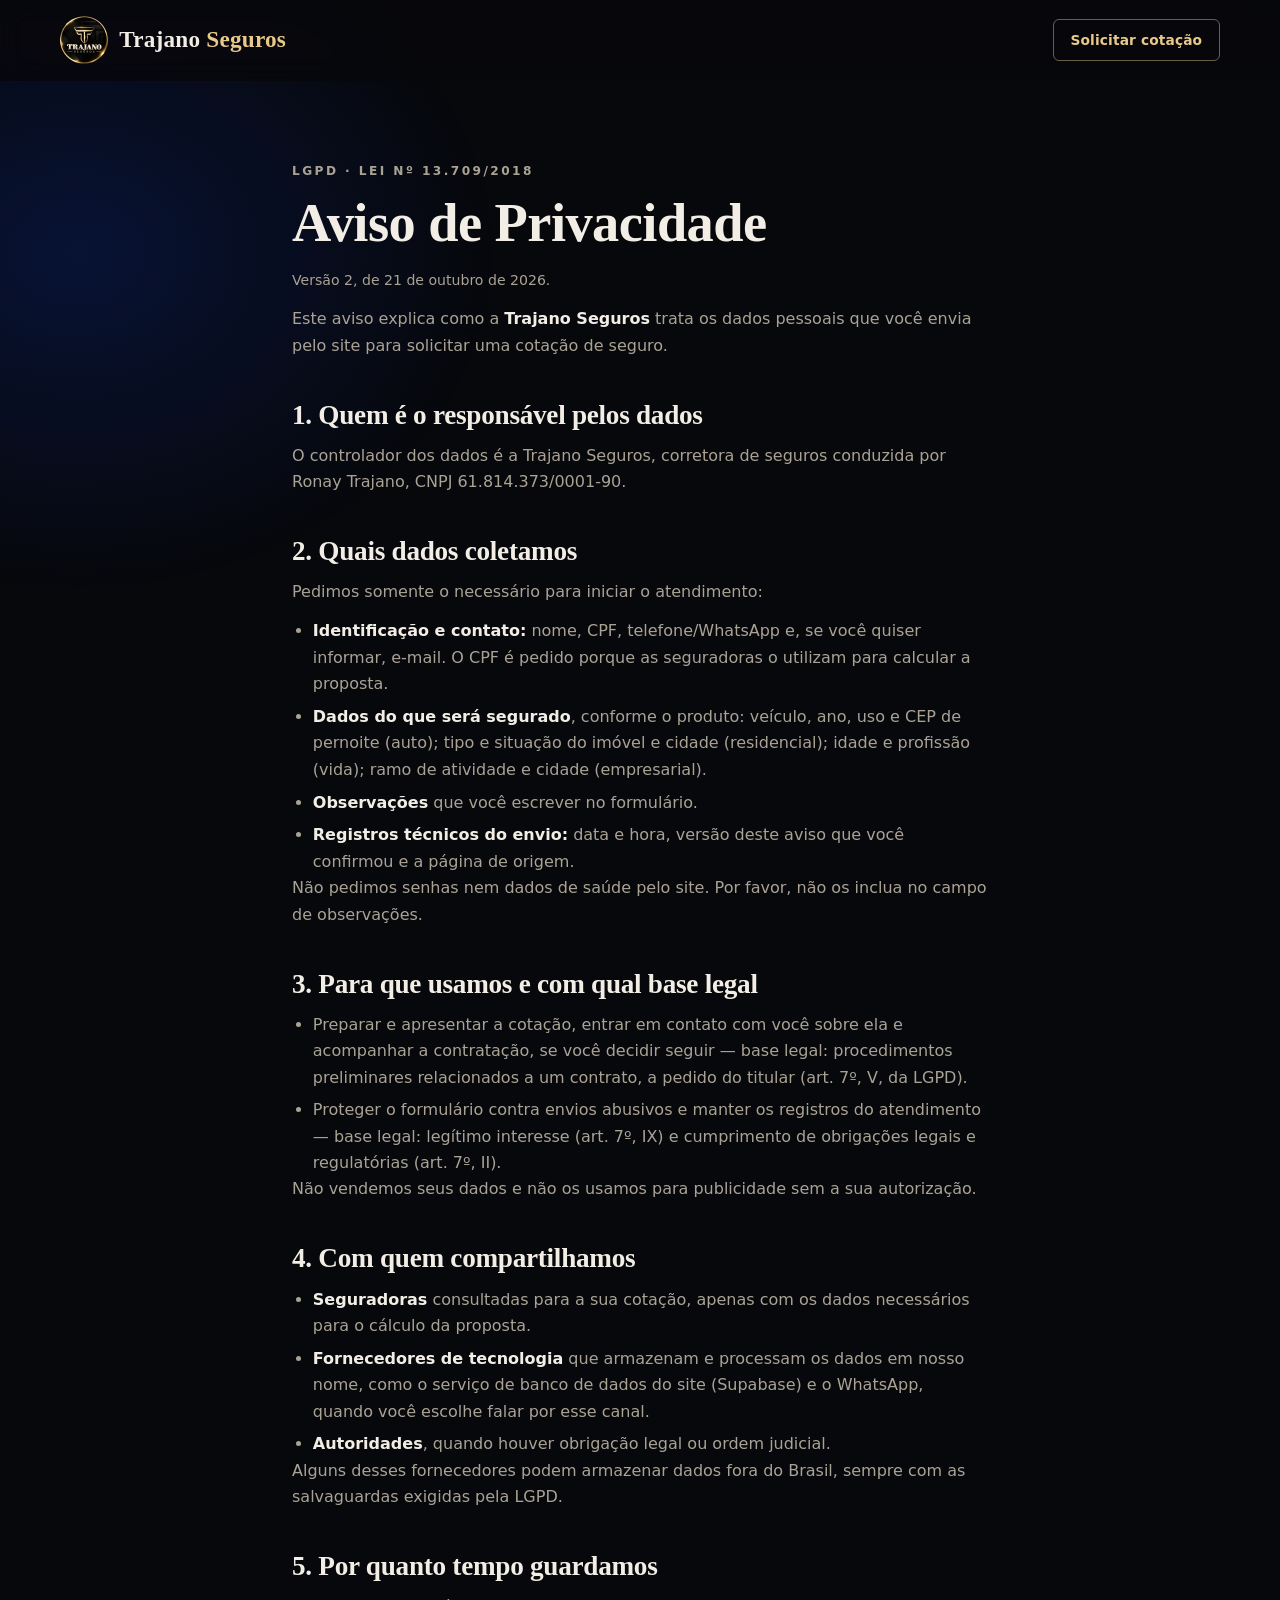
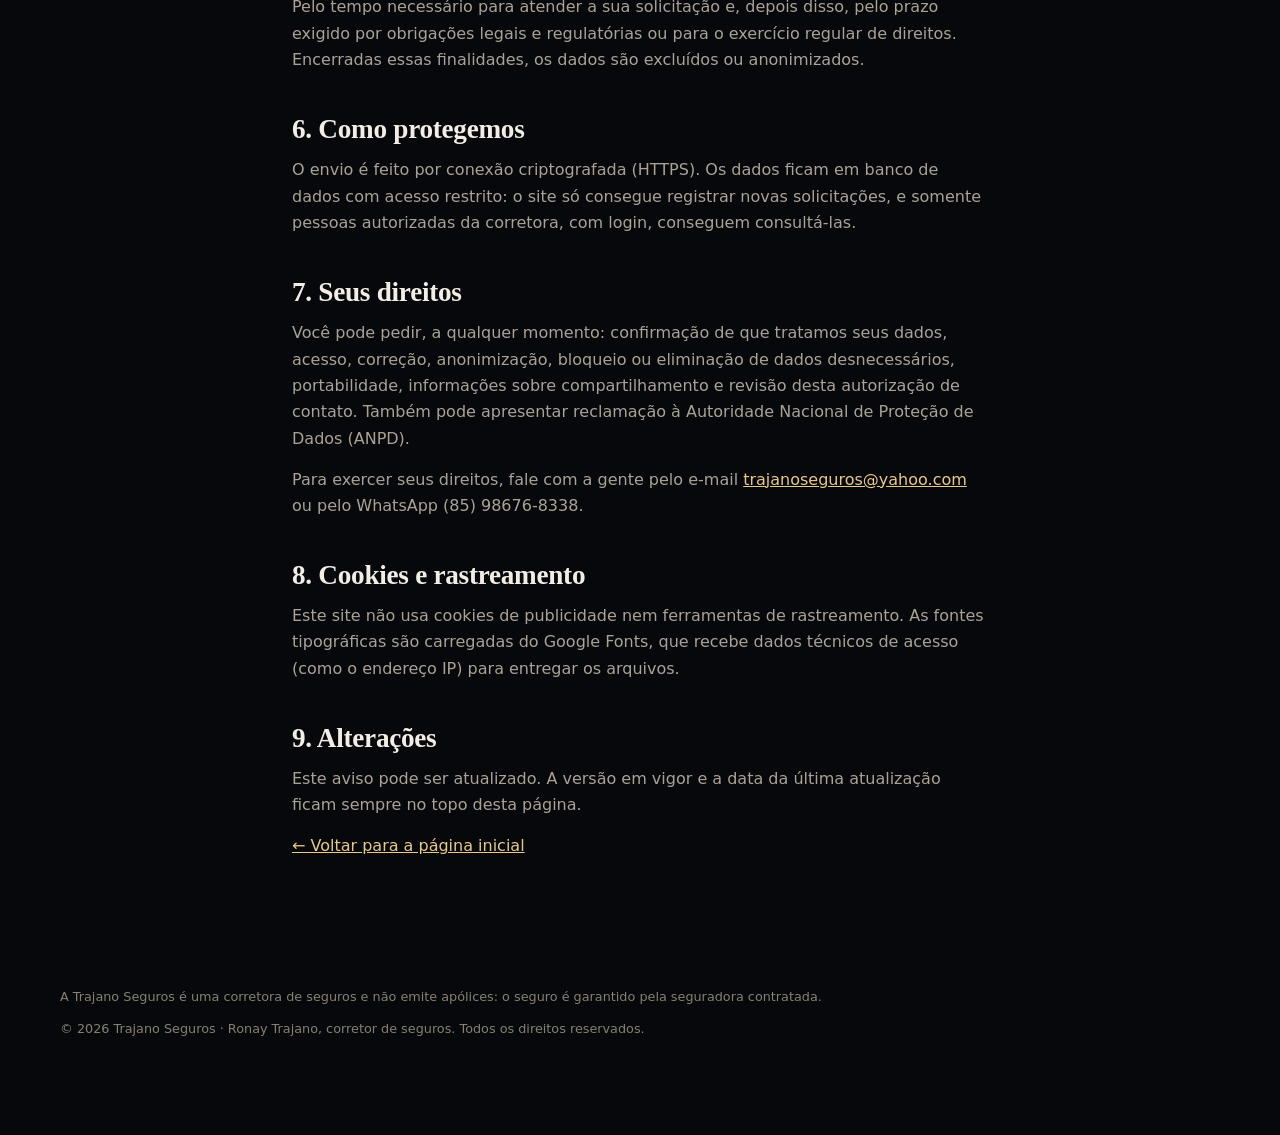
<file: privacidade.html>
<!doctype html>
<html lang="pt-BR">
<head>
  <meta charset="utf-8">
  <meta name="viewport" content="width=device-width, initial-scale=1, viewport-fit=cover">
  <title>Aviso de Privacidade · Trajano Seguros</title>
  <meta name="description" content="Como a Trajano Seguros trata os dados pessoais enviados pelo site para solicitação de cotação, conforme a LGPD.">
  <meta http-equiv="Content-Security-Policy" content="default-src 'self'; script-src 'self'; style-src 'self' https://fonts.googleapis.com; font-src https://fonts.gstatic.com; img-src 'self' data:; base-uri 'self'; object-src 'none'">
  <meta name="referrer" content="strict-origin-when-cross-origin">
  <meta name="theme-color" content="#07080c">
  <link rel="canonical" href="https://www.trajanoseguros.online/privacidade.html">
  <link rel="icon" href="favicon.ico" sizes="48x48">
  <link rel="icon" href="favicon-32.png" type="image/png" sizes="32x32">
  <link rel="apple-touch-icon" href="apple-touch-icon.png">
  <link rel="preconnect" href="https://fonts.googleapis.com">
  <link rel="preconnect" href="https://fonts.gstatic.com" crossorigin>
  <link rel="stylesheet" href="https://fonts.googleapis.com/css2?family=Cormorant+Garamond:ital,wght@0,500;0,600;1,500&family=Manrope:wght@400;500;600;700&display=swap">
  <link rel="stylesheet" href="assets/css/style.css">
  <script src="assets/js/config.js" defer></script>
  <script src="assets/js/pagina.js" defer></script>
</head>
<body>
<a class="skip" href="#conteudo">Pular para o conteúdo</a>

<header class="header">
  <div class="wrap header-inner">
    <a class="brand" href="./" aria-label="Trajano Seguros — página inicial">
      <img src="assets/img/brasao-96.webp" alt="" width="48" height="48">
      <span class="brand-name">Trajano <b>Seguros</b></span>
    </a>
    <a class="btn btn-outline btn-sm" href="./#cotacao">Solicitar cotação</a>
  </div>
</header>

<main id="conteudo" class="page">
  <article class="wrap prose">
    <p class="eyebrow">LGPD · Lei nº 13.709/2018</p>
    <h1>Aviso de Privacidade</h1>
    <p class="updated">Versão 2, de 21 de outubro de 2026.</p>

    <p>Este aviso explica como a <strong>Trajano Seguros</strong> trata os dados pessoais que você envia pelo site para solicitar uma cotação de seguro.</p>

    <h2>1. Quem é o responsável pelos dados</h2>
    <p>O controlador dos dados é a Trajano Seguros, corretora de seguros conduzida por Ronay Trajano<span data-show="razaoSocial" hidden> — <span data-info="razaoSocial"></span></span><span data-show="cnpj" hidden>, CNPJ <span data-info="cnpj"></span></span><span data-show="endereco" hidden>, com endereço em <span data-info="endereco"></span></span>.</p>

    <h2>2. Quais dados coletamos</h2>
    <p>Pedimos somente o necessário para iniciar o atendimento:</p>
    <ul>
      <li><strong>Identificação e contato:</strong> nome, CPF, telefone/WhatsApp e, se você quiser informar, e-mail. O CPF é pedido porque as seguradoras o utilizam para calcular a proposta.</li>
      <li><strong>Dados do que será segurado</strong>, conforme o produto: veículo, ano, uso e CEP de pernoite (auto); tipo e situação do imóvel e cidade (residencial); idade e profissão (vida); ramo de atividade e cidade (empresarial).</li>
      <li><strong>Observações</strong> que você escrever no formulário.</li>
      <li><strong>Registros técnicos do envio:</strong> data e hora, versão deste aviso que você confirmou e a página de origem.</li>
    </ul>
    <p>Não pedimos senhas nem dados de saúde pelo site. Por favor, não os inclua no campo de observações.</p>

    <h2>3. Para que usamos e com qual base legal</h2>
    <ul>
      <li>Preparar e apresentar a cotação, entrar em contato com você sobre ela e acompanhar a contratação, se você decidir seguir — base legal: procedimentos preliminares relacionados a um contrato, a pedido do titular (art. 7º, V, da LGPD).</li>
      <li>Proteger o formulário contra envios abusivos e manter os registros do atendimento — base legal: legítimo interesse (art. 7º, IX) e cumprimento de obrigações legais e regulatórias (art. 7º, II).</li>
    </ul>
    <p>Não vendemos seus dados e não os usamos para publicidade sem a sua autorização.</p>

    <h2>4. Com quem compartilhamos</h2>
    <ul>
      <li><strong>Seguradoras</strong> consultadas para a sua cotação, apenas com os dados necessários para o cálculo da proposta.</li>
      <li><strong>Fornecedores de tecnologia</strong> que armazenam e processam os dados em nosso nome, como o serviço de banco de dados do site (Supabase) e o WhatsApp, quando você escolhe falar por esse canal.</li>
      <li><strong>Autoridades</strong>, quando houver obrigação legal ou ordem judicial.</li>
    </ul>
    <p>Alguns desses fornecedores podem armazenar dados fora do Brasil, sempre com as salvaguardas exigidas pela LGPD.</p>

    <h2>5. Por quanto tempo guardamos</h2>
    <p>Pelo tempo necessário para atender a sua solicitação e, depois disso, pelo prazo exigido por obrigações legais e regulatórias ou para o exercício regular de direitos. Encerradas essas finalidades, os dados são excluídos ou anonimizados.</p>

    <h2>6. Como protegemos</h2>
    <p>O envio é feito por conexão criptografada (HTTPS). Os dados ficam em banco de dados com acesso restrito: o site só consegue registrar novas solicitações, e somente pessoas autorizadas da corretora, com login, conseguem consultá-las.</p>

    <h2>7. Seus direitos</h2>
    <p>Você pode pedir, a qualquer momento: confirmação de que tratamos seus dados, acesso, correção, anonimização, bloqueio ou eliminação de dados desnecessários, portabilidade, informações sobre compartilhamento e revisão desta autorização de contato. Também pode apresentar reclamação à Autoridade Nacional de Proteção de Dados (ANPD).</p>
    <p>Para exercer seus direitos, fale com a gente
      <span data-show="email" hidden>pelo e-mail <a data-mailto data-info="email" href="#conteudo"></a></span><span data-show="whatsapp" hidden><span data-show="email" hidden> ou </span>pelo WhatsApp <span data-info="telefoneExibicao"></span></span><span class="sem-contato">pelos canais de atendimento informados no site</span>.
    </p>

    <h2>8. Cookies e rastreamento</h2>
    <p>Este site não usa cookies de publicidade nem ferramentas de rastreamento. As fontes tipográficas são carregadas do Google Fonts, que recebe dados técnicos de acesso (como o endereço IP) para entregar os arquivos.</p>

    <h2>9. Alterações</h2>
    <p>Este aviso pode ser atualizado. A versão em vigor e a data da última atualização ficam sempre no topo desta página.</p>

    <p><a href="./">← Voltar para a página inicial</a></p>
  </article>
</main>

<footer class="footer">
  <div class="wrap footer-grid">
    <div class="legal">
      <p>A Trajano Seguros é uma corretora de seguros e não emite apólices: o seguro é garantido pela seguradora contratada.</p>
      <p>© <span id="ano">2026</span> Trajano Seguros · Ronay Trajano, corretor de seguros. Todos os direitos reservados.</p>
    </div>
  </div>
</footer>
</body>
</html>
</file>
<file: assets/css/style.css>
/* Trajano Seguros — estilos do site
   Ordem: tokens · base · botões · cabeçalho · início · seções · seguros · etapas · sobre ·
          diferenciais · depoimentos · cotação · dúvidas · rodapé · WhatsApp · página interna */

/* ===== Tokens ===== */
:root{
  color-scheme: dark;
  --ink:#07080c;          /* fundo principal */
  --ink-2:#0c0f16;        /* superfície */
  --ink-3:#11151f;        /* superfície elevada / campos */
  --navy:#0a2a8a;         /* azul-real do brasão */
  --navy-deep:#061650;
  --gold:#d4a24c;         /* dourado da marca */
  --gold-soft:#e8c98a;
  --gold-dim:#8a6a33;
  --text:#f3eee5;         /* off-white */
  --muted:#aaa395;
  --line:rgba(212,162,76,.22);
  --line-soft:rgba(255,255,255,.09);
  --danger:#f19a83;
  --ok:#8fd3a8;
  --f-display:"Cormorant Garamond", "Times New Roman", Georgia, serif;
  --f-body:"Manrope", system-ui, -apple-system, "Segoe UI", Roboto, sans-serif;
  --gutter:max(20px, env(safe-area-inset-left, 0px));
  --gutter-r:max(20px, env(safe-area-inset-right, 0px));
  --wrap:1200px;
  --header-h:80px;
  --radius:6px;
  --shadow:0 18px 50px rgba(0,0,0,.35);
}

/* ===== Base ===== */
*,*::before,*::after{box-sizing:border-box}
html{scroll-behavior:smooth;-webkit-text-size-adjust:100%}
body{margin:0;background:var(--ink);position:relative;color:var(--text);font-family:var(--f-body);font-size:16px;line-height:1.65;-webkit-font-smoothing:antialiased;overflow-x:hidden}
body::before{content:"";position:fixed;inset:0;z-index:-1;pointer-events:none;background:radial-gradient(ellipse 48% 55% at 6% 28%,rgba(10,42,138,.32),transparent 68%)}
img,svg{display:block;max-width:100%}
a{color:inherit}
h1,h2,h3{margin:0;font-family:var(--f-display);font-weight:600;line-height:1.08;letter-spacing:-.01em;text-wrap:balance}
p{margin:0}
ul,ol{margin:0;padding:0;list-style:none}
figure{margin:0}
button,input,select,textarea{font:inherit;color:inherit}
[hidden]{display:none!important}
.sprite{position:absolute;width:0;height:0;overflow:hidden}
.wrap{max-width:var(--wrap);margin:0 auto;padding-left:var(--gutter);padding-right:var(--gutter-r)}
:focus-visible{outline:2px solid var(--gold-soft);outline-offset:3px;border-radius:3px}
section[id],main [id]{scroll-margin-top:calc(var(--header-h) + 8px)}
.skip{position:absolute;left:12px;top:-60px;z-index:100;background:var(--gold);color:#120d04;padding:.6rem 1rem;border-radius:var(--radius);font-weight:700;text-decoration:none}
.skip:focus{top:12px}
.eyebrow{font-size:.76rem;font-weight:600;letter-spacing:.2em;text-transform:uppercase;color:var(--gold)}
.fine{font-size:.82rem;color:var(--muted);margin-top:1.4rem}
.center{text-align:center}
@media (prefers-reduced-motion:reduce){
  html{scroll-behavior:auto}
  *,*::before,*::after{animation:none!important;transition:none!important}
}

/* ===== Botões ===== */
.btn{display:inline-flex;align-items:center;justify-content:center;gap:.6rem;min-height:48px;padding:.8rem 1.4rem;border:1px solid transparent;border-radius:var(--radius);font-weight:700;font-size:.92rem;letter-spacing:.01em;text-decoration:none;cursor:pointer;transition:background-color .2s,border-color .2s,color .2s,transform .2s;-webkit-tap-highlight-color:transparent}
.btn svg{width:18px;height:18px;flex:none}
.btn-gold{background:linear-gradient(180deg,#e4bb66,#c99640);color:#140f05;box-shadow:0 1px 0 rgba(255,255,255,.25) inset}
.btn-gold:hover{background:linear-gradient(180deg,#ecc677,#d2a04a)}
.btn-gold:active{transform:translateY(1px)}
.btn-outline{border-color:rgba(232,201,138,.45);color:var(--gold-soft);background:transparent}
.btn-outline:hover{border-color:var(--gold-soft);background:rgba(212,162,76,.08)}
.btn-sm{min-height:42px;padding:.55rem 1.05rem;font-size:.86rem}
.btn-lg{min-height:54px;padding:.95rem 1.6rem;font-size:.97rem}
.btn-block{width:100%}
.btn[disabled],.btn[aria-disabled="true"]{opacity:.7;cursor:progress}

/* ===== Cabeçalho ===== */
.header{position:sticky;top:0;z-index:50;background:rgba(7,8,12,.86);backdrop-filter:blur(14px);-webkit-backdrop-filter:blur(14px);border-bottom:1px solid transparent;padding-top:env(safe-area-inset-top,0px);transition:border-color .25s,background-color .25s}
.header.is-scrolled{background:rgba(7,8,12,.96)}
.header-inner{display:flex;align-items:center;justify-content:space-between;gap:1.5rem;height:var(--header-h);transition:height .25s}
.header.is-scrolled .header-inner{height:64px}
.brand{display:flex;align-items:center;gap:.7rem;text-decoration:none;flex:none}
.brand img{width:48px;height:48px;transition:width .25s,height .25s}
.header.is-scrolled .brand img{width:40px;height:40px}
.brand-name{font-family:var(--f-display);font-size:1.45rem;font-weight:600;letter-spacing:.01em;color:var(--text);line-height:1}
.brand-name b{font-weight:600;color:var(--gold-soft)}
.nav-links{display:flex;align-items:center;gap:2rem}
.nav-links a{text-decoration:none;font-size:.92rem;font-weight:500;color:var(--muted);transition:color .2s;padding:.4rem 0}
.nav-links a:hover,.nav-links a[aria-current="true"]{color:var(--text)}
.nav-links a[aria-current="true"]{box-shadow:0 2px 0 var(--gold)}
.nav-cta-mobile{display:none}
.header-actions{display:flex;align-items:center;gap:.6rem}
.menu-btn{display:none;width:46px;height:46px;border:1px solid var(--line-soft);border-radius:var(--radius);background:transparent;cursor:pointer;place-items:center;padding:0}
.menu-btn span,.menu-btn span::before,.menu-btn span::after{display:block;width:20px;height:2px;border-radius:2px;background:var(--gold-soft);position:relative;transition:transform .25s,background-color .25s}
.menu-btn span::before,.menu-btn span::after{content:"";position:absolute;left:0}
.menu-btn span::before{top:-6px}
.menu-btn span::after{top:6px}
.menu-btn[aria-expanded="true"] span{background:transparent}
.menu-btn[aria-expanded="true"] span::before{transform:translateY(6px) rotate(45deg)}
.menu-btn[aria-expanded="true"] span::after{transform:translateY(-6px) rotate(-45deg)}
@media (max-width:960px){
  .menu-btn{display:grid}
  .nav-links{display:none;position:absolute;top:100%;left:0;right:0;flex-direction:column;align-items:stretch;gap:0;background:var(--ink);border-bottom:1px solid var(--line-soft);padding:.4rem var(--gutter-r) 1.4rem var(--gutter);max-height:calc(100dvh - 64px);overflow-y:auto;box-shadow:var(--shadow)}
  .nav-links.is-open{display:flex}
  .nav-links a{display:block;padding:1rem 0;font-size:1.05rem;color:var(--text);border-bottom:1px solid var(--line-soft)}
  .nav-links a[aria-current="true"]{box-shadow:none;color:var(--gold-soft)}
  .nav-cta-mobile{display:block;margin-top:1.2rem}
  .nav-cta-mobile a.btn{color:#140f05;border:0;padding:.9rem 1.4rem}
}
@media (max-width:520px){
  :root{--header-h:68px}
  .header-cta{display:none}
  .brand img{width:42px;height:42px}
  .brand-name{font-size:1.3rem}
}

/* ===== Início (hero) ===== */
.hero{position:relative;overflow:hidden}
.hero-grid{display:grid;grid-template-columns:1.05fr .95fr;gap:3rem;align-items:center;padding-top:clamp(2rem,4.5vw,3.5rem)}
.hero-copy{padding-bottom:clamp(2.5rem,5vw,4rem);min-width:0;animation:fade-up .7s cubic-bezier(.2,.7,.2,1) both}
.hero h1{font-size:clamp(3.2rem,7.5vw,6.4rem);line-height:.98;margin:0 0 1.2rem}
.hero h1 em{font-style:normal;color:var(--gold-soft)}
.lead{font-size:clamp(1.15rem,1.8vw,1.45rem);color:var(--muted);max-width:30rem;line-height:1.5}
.hero-actions{display:flex;flex-wrap:wrap;gap:.9rem;margin-top:2.1rem}
.hero-media{position:relative;align-self:center;justify-self:end;width:100%;max-width:480px;min-width:0;margin:0 0 clamp(1.5rem,3vw,2.5rem)}
.hero-logo{display:block;width:100%;height:auto;aspect-ratio:1;border-radius:50%;filter:drop-shadow(0 0 40px rgba(212,162,76,.22));animation:fade-in .9s ease both}
@keyframes fade-up{from{opacity:0;transform:translateY(14px)}to{opacity:1;transform:none}}
@keyframes fade-in{from{opacity:0}to{opacity:1}}
@media (max-width:900px){
  .hero-grid{grid-template-columns:1fr;gap:0;padding-top:2.2rem}
  .hero-copy{padding-bottom:2.4rem}
  .hero-media{order:-1;justify-self:center;max-width:360px;margin:0 auto 1.6rem}
}
@media (max-width:640px){
  .hero-grid{padding-top:.5rem}
  .hero-media{width:78%;max-width:300px;margin:.8rem auto 1.4rem}
  .hero h1{font-size:clamp(3rem,15vw,3.8rem)}
  .hero-actions .btn{width:100%}
}

/* ===== Seções ===== */
.section{padding-block:clamp(4.5rem,9vw,7rem)}
.section-alt{background:transparent}
.section-head{max-width:46rem;margin-bottom:clamp(2.4rem,5vw,3.6rem)}
.section-head h2{font-size:clamp(2.1rem,4.2vw,3.3rem);margin:.8rem 0 1rem}
.section-head p:not(.eyebrow){color:var(--muted);font-size:1.02rem}

/* ===== Seguros ===== */
.products{display:grid;grid-template-columns:repeat(4,1fr);gap:1.25rem}
.product{display:flex;flex-direction:column;gap:.9rem;padding:1.8rem 1.6rem 1.5rem;background:var(--ink-2);border:1px solid var(--line-soft);border-radius:var(--radius);min-width:0;transition:border-color .25s,transform .25s}
.product:hover{border-color:var(--line);transform:translateY(-2px)}
.product-icon{width:52px;height:52px;border-radius:50%;display:grid;place-items:center;background:var(--ink-3);border:1px solid rgba(212,162,76,.45);color:var(--gold)}
.product-icon svg{width:24px;height:24px}
.product h3{font-size:1.65rem}
.product > p{color:var(--muted);font-size:.93rem;line-height:1.5}
@media (min-width:1101px){.product > p{min-height:calc(.93rem * 1.5 * 2)}}
.checks{display:flex;flex-direction:column;gap:.5rem}
.checks li{display:flex;gap:.55rem;font-size:.9rem;line-height:1.45}
.checks svg{width:16px;height:16px;color:var(--gold);flex:none;margin-top:.2rem}
.product-actions{margin-top:auto;display:flex;flex-direction:column;gap:.5rem;padding-top:1.1rem}
.link-wa{display:inline-flex;align-items:center;justify-content:center;gap:.45rem;font-size:.85rem;font-weight:600;color:var(--gold-soft);text-decoration:none;min-height:40px}
.link-wa:hover{text-decoration:underline;text-underline-offset:3px}
.link-wa svg{width:16px;height:16px}
@media (max-width:1100px){.products{grid-template-columns:repeat(2,1fr)}}
@media (max-width:620px){.products{grid-template-columns:1fr}.product{padding:1.6rem 1.3rem 1.3rem}}

/* ===== Seguradoras parceiras ===== */
.insurers{padding-block:clamp(3.5rem,7vw,5.5rem)}
.insurers-title{font-family:var(--f-body);font-size:.8rem;line-height:1.4;text-align:center;margin-bottom:2rem}
.insurer-grid{display:grid;grid-template-columns:repeat(8,1fr);gap:.75rem}
.insurer-grid li{display:grid;place-items:center;height:88px;padding:.7rem;background:#fff;border-radius:var(--radius);border:1px solid rgba(232,201,138,.35);transition:transform .2s,box-shadow .2s}
.insurer-grid li:hover{transform:translateY(-2px);box-shadow:0 10px 24px rgba(0,0,0,.35)}
.insurer-grid img{max-width:90%;max-height:62px;width:auto;height:auto;object-fit:contain}
@media (max-width:1100px){.insurer-grid{grid-template-columns:repeat(6,1fr)}}
@media (max-width:760px){.insurer-grid{grid-template-columns:repeat(4,1fr)}}
@media (max-width:480px){.insurer-grid{grid-template-columns:repeat(4,1fr);gap:.45rem}.insurer-grid li{height:62px;padding:.35rem}.insurer-grid img{max-height:46px;max-width:94%}}

/* ===== Como funciona ===== */
.steps{display:grid;grid-template-columns:repeat(4,1fr);gap:2rem;counter-reset:step}
.step{position:relative;padding-top:1.6rem;min-width:0}
.step-n{position:absolute;top:-.85rem;left:0;padding-right:.7rem;font-variant-numeric:lining-nums;font-feature-settings:"lnum" 1;font-family:var(--f-display);font-size:1.15rem;font-weight:600;color:var(--gold);letter-spacing:.05em;line-height:1.5}
.step svg{width:30px;height:30px;color:var(--gold-soft);margin-bottom:1rem}
.step h3{font-size:1.4rem;line-height:1.15;margin-bottom:.5rem}
@media (min-width:561px){.step h3{min-height:calc(1.4rem * 1.15 * 2)}}

.step p{color:var(--muted);font-size:.93rem}
@media (max-width:960px){.steps{grid-template-columns:1fr 1fr;gap:2.6rem 2rem}}
@media (max-width:560px){.steps{grid-template-columns:1fr}}

/* ===== Sobre ===== */
.about{display:grid;grid-template-columns:.8fr 1.2fr;gap:clamp(2.5rem,6vw,5rem);align-items:center}
.about-media{position:relative;min-width:0;margin:0;max-width:400px;justify-self:center;width:100%}
.about-media img{display:block;width:100%;height:auto;aspect-ratio:1;border-radius:50%;filter:drop-shadow(0 0 32px rgba(212,162,76,.18))}
.about-copy{min-width:0}
.about-title{font-size:clamp(2.6rem,5vw,4rem);margin:.6rem 0 1.2rem}
.about-title span{color:var(--gold-soft)}
.about-lead{font-size:1.08rem;color:var(--muted);max-width:34rem}
.about-lead strong{color:var(--text);font-weight:600}
.about-facts{display:flex;flex-direction:column;gap:.85rem;margin-top:2rem}
.about-facts li{display:flex;gap:.75rem;align-items:center;font-size:.95rem}
.about-facts svg{width:20px;height:20px;color:var(--gold);flex:none}
.about-facts a{color:var(--gold-soft)}
@media (max-width:860px){.about{grid-template-columns:1fr}.about-media{max-width:300px;width:70%}}

/* ===== Diferenciais ===== */
.section-navy{background:transparent}

.features{display:grid;grid-template-columns:repeat(3,1fr);gap:1.5rem 2.5rem}
.features li{padding:1.8rem 1.6rem;min-width:0;background:var(--ink-2);border:1px solid var(--line-soft);border-radius:var(--radius);transition:border-color .25s ease,transform .25s ease}
.features li:hover{border-color:rgba(212,162,76,.35);transform:translateY(-2px)}
.features svg{width:28px;height:28px;color:var(--gold);margin-bottom:1rem}
.features h3{font-size:1.4rem;margin-bottom:.4rem}
.features p{color:var(--muted);font-size:.93rem}
@media (max-width:900px){.features{grid-template-columns:1fr 1fr;gap:1rem}}
@media (max-width:560px){.features{grid-template-columns:1fr}.features li{padding:1.4rem 1.2rem}}

/* ===== Depoimentos ===== */
.testimonials{display:grid;grid-template-columns:repeat(auto-fit,minmax(280px,1fr));gap:1.25rem}
.testimonial{padding:1.8rem;background:var(--ink-2);border:1px solid var(--line-soft);border-radius:var(--radius)}
.testimonial blockquote{margin:0 0 1.2rem;font-family:var(--f-display);font-style:italic;font-size:1.3rem;line-height:1.4}
.testimonial figcaption b{display:block}
.testimonial figcaption span{font-size:.85rem;color:var(--muted)}

/* ===== Cotação ===== */
.quote-section{background:transparent}
.quote-grid{display:grid;grid-template-columns:.85fr 1.15fr;gap:clamp(2.5rem,6vw,5rem);align-items:start}
.quote-intro{min-width:0}
.quote-intro h2{font-size:clamp(2.1rem,4.2vw,3.3rem);margin:.8rem 0 1.1rem}
.quote-intro > p:not(.eyebrow){color:var(--muted);max-width:30rem}
.contact-list{display:flex;flex-direction:column;gap:1.1rem;margin-top:2.2rem}
.contact-list li{display:flex;gap:.9rem;align-items:center}
.contact-list svg{width:22px;height:22px;color:var(--gold);flex:none}
.contact-list small{display:block;font-size:.72rem;font-weight:600;letter-spacing:.14em;text-transform:uppercase;color:var(--muted)}
.contact-list a,.contact-list span{font-weight:600;text-decoration:none}
.contact-list a:hover{color:var(--gold-soft)}
.next-steps{margin-top:2.2rem;display:flex;flex-direction:column;gap:1rem;counter-reset:passo}
.next-steps li{display:flex;gap:.9rem;align-items:flex-start;color:var(--muted);font-size:.93rem;counter-increment:passo}
.next-steps li::before{content:counter(passo);flex:none;width:28px;height:28px;border-radius:50%;display:grid;place-items:center;border:1px solid var(--gold-dim);color:var(--gold-soft);font-size:.8rem;font-weight:700}
.next-steps b{color:var(--text);font-weight:600}
.privacy-box{display:flex;gap:.8rem;margin-top:2.2rem;padding:1rem 1.1rem;border:1px solid var(--line-soft);border-radius:var(--radius);background:var(--ink-2);max-width:30rem}
.privacy-box svg{width:20px;height:20px;color:var(--gold);flex:none;margin-top:.15rem}
.privacy-box p{font-size:.86rem;color:var(--muted)}
.privacy-box a{color:var(--gold-soft)}
.quote-card{min-width:0;padding:clamp(1.4rem,3.5vw,2.4rem);background:var(--ink-2);border:1px solid var(--line);border-radius:var(--radius);box-shadow:var(--shadow)}
.form{display:flex;flex-direction:column;gap:1.25rem}
fieldset{margin:0;padding:0;border:0;min-width:0}
.field{display:flex;flex-direction:column;gap:.45rem;min-width:0}
.label{font-size:.84rem;font-weight:600;color:var(--text);padding:0}
.req{color:var(--gold)}
.opt{font-weight:400;color:var(--muted)}
.grid2{display:grid;grid-template-columns:1fr 1fr;gap:1.1rem 1rem}
.span2{grid-column:1/-1}
input:not([type="radio"]):not([type="checkbox"]),select,textarea{width:100%;min-height:50px;padding:.75rem .95rem;background:var(--ink-3);border:1px solid rgba(255,255,255,.14);border-radius:var(--radius);font-size:1rem;color:var(--text);transition:border-color .2s,box-shadow .2s;appearance:none;-webkit-appearance:none}
select{background-image:url("data:image/svg+xml,%3Csvg xmlns='http://www.w3.org/2000/svg' viewBox='0 0 24 24' fill='none' stroke='%23e8c98a' stroke-width='1.8' stroke-linecap='round'%3E%3Cpath d='m6 9 6 6 6-6'/%3E%3C/svg%3E");background-repeat:no-repeat;background-position:right .8rem center;background-size:18px;padding-right:2.5rem}
select option{background:var(--ink-3);color:var(--text)}
select.is-placeholder{color:#777164}
textarea{resize:vertical;min-height:96px;line-height:1.5}
input::placeholder,textarea::placeholder{color:#777164}
input:focus,select:focus,textarea:focus{outline:none;border-color:var(--gold);box-shadow:0 0 0 3px rgba(212,162,76,.18)}
.field.is-invalid input,.field.is-invalid select,.field.is-invalid textarea{border-color:var(--danger)}
.field-error{font-size:.82rem;color:var(--danger)}
.hint{font-size:.8rem;color:var(--muted)}
.chips{display:grid;grid-template-columns:repeat(4,1fr);gap:.6rem;margin-top:.5rem}
.chips input{position:absolute;opacity:0;width:1px;height:1px;pointer-events:none}
.chips label{display:flex;flex-direction:column;align-items:center;gap:.4rem;padding:.85rem .4rem;border:1px solid rgba(255,255,255,.14);border-radius:var(--radius);background:var(--ink-3);font-size:.88rem;font-weight:600;cursor:pointer;text-align:center;transition:border-color .2s,background-color .2s,color .2s}
.chips label svg{width:22px;height:22px;color:var(--gold-soft)}
.chips label:hover{border-color:var(--line)}
.chips input:checked + label{border-color:var(--gold);background:rgba(212,162,76,.12);color:var(--gold-soft)}
.chips input:focus-visible + label{outline:2px solid var(--gold-soft);outline-offset:2px}
.chips-sm{grid-template-columns:repeat(2,minmax(0,140px));gap:.5rem}
.chips-sm label{padding:.6rem .8rem;font-size:.9rem}
.form-step{display:flex;align-items:center;gap:.6rem;font-size:.76rem;font-weight:700;letter-spacing:.14em;text-transform:uppercase;color:var(--gold);margin-bottom:-.3rem}
.form-step span{width:24px;height:24px;border-radius:50%;border:1px solid var(--gold-dim);display:grid;place-items:center;font-size:.72rem;color:var(--gold-soft)}
.form-sep{border:0;margin:.3rem 0 0}
.hp{position:absolute!important;left:-10000px;width:1px;height:1px;overflow:hidden}
.consent{display:flex;gap:.75rem;align-items:flex-start;font-size:.88rem;color:var(--muted);cursor:pointer;line-height:1.5}
.consent input{flex:none;width:22px;height:22px;margin:.05rem 0 0;accent-color:var(--gold);cursor:pointer}
.consent a{color:var(--gold-soft)}
.consent.is-invalid{color:var(--danger)}
.form-error{font-size:.9rem;color:var(--danger);min-height:0}
.form-error:empty{display:none}
.form-error:focus{outline:none}
.form-error a{color:var(--gold-soft)}
.spinner{display:none;width:18px;height:18px;border:2px solid rgba(20,15,5,.35);border-top-color:#140f05;border-radius:50%;animation:spin .8s linear infinite}
.is-loading .spinner{display:inline-block}
@keyframes spin{to{transform:rotate(360deg)}}
.success{display:flex;flex-direction:column;align-items:flex-start;gap:1rem;padding:.5rem 0}
.success:focus{outline:none}
.success-icon{width:56px;height:56px;border-radius:50%;display:grid;place-items:center;background:rgba(143,211,168,.12);border:1px solid rgba(143,211,168,.45);color:var(--ok)}
.success-icon svg{width:26px;height:26px}
.success h3{font-size:2rem}
.success p{color:var(--muted)}
.success p b{color:var(--text)}
.success-actions{display:flex;flex-direction:column;gap:.7rem;width:100%;margin-top:.6rem}
@media (max-width:900px){.quote-grid{grid-template-columns:1fr}}
@media (max-width:560px){
  .grid2{grid-template-columns:1fr}
  .chips{grid-template-columns:1fr 1fr}
}

/* ===== Dúvidas ===== */
.faq-grid{display:grid;grid-template-columns:.8fr 1.2fr;gap:clamp(2rem,5vw,4.5rem);align-items:start}
.faq-grid .section-head{position:sticky;top:calc(var(--header-h) + 1.5rem);margin-bottom:0}
.faq-cta{margin-top:1.6rem}
.faq details{border-bottom:1px solid var(--line-soft)}
.faq details:first-child{border-top:1px solid var(--line-soft)}
.faq summary{list-style:none;cursor:pointer;display:flex;justify-content:space-between;align-items:center;gap:1.2rem;padding:1.3rem 0;font-family:var(--f-display);font-size:1.35rem;font-weight:600;line-height:1.25}
.faq summary::-webkit-details-marker{display:none}
.faq summary::after{content:"";flex:none;width:12px;height:12px;border-right:1.5px solid var(--gold);border-bottom:1.5px solid var(--gold);transform:rotate(45deg) translate(-3px,-3px);transition:transform .3s ease}
.faq details[open] summary::after{transform:rotate(225deg) translate(-3px,-3px)}
.faq summary:hover{color:var(--gold-soft)}
.faq details p{color:var(--muted);padding:0 2rem 1.4rem 0;max-width:44rem}
.faq details p a{color:var(--gold-soft)}
@media (max-width:860px){.faq-grid{grid-template-columns:1fr}.faq-grid .section-head{position:static}.faq summary{font-size:1.22rem}}

/* ===== Rodapé ===== */
.footer{background:transparent;padding-bottom:96px}
.section:last-of-type{padding-bottom:clamp(2.25rem,4.5vw,3.5rem)}
.footer-grid{display:grid;grid-template-columns:1.4fr 1fr 1fr 1fr;gap:2.5rem;padding-block:1.5rem 0}
.footer-seguros{order:-1}
.footer-brand{order:-2}
.footer-brand .brand img{width:64px;height:64px}
.footer-brand p{color:var(--muted);font-size:.92rem;margin-top:1.1rem;max-width:22rem}
.footer-title{font-family:var(--f-body);font-size:.74rem;font-weight:600;letter-spacing:.18em;text-transform:uppercase;color:var(--gold);margin:0 0 1.1rem}
.footer ul{display:flex;flex-direction:column;gap:.65rem}
.footer a{transition:color .2s ease}
.footer ul a{text-decoration:none;color:var(--muted);font-size:.92rem}
.footer ul a:hover,.footer .legal a:hover{color:var(--gold-soft)}
.footer-contact li{display:flex;gap:.6rem;align-items:flex-start;font-size:.92rem;color:var(--muted)}
.footer-contact svg{width:17px;height:17px;color:var(--gold);flex:none;margin-top:.25rem}
.legal{grid-column:1/-1;display:flex;flex-direction:column;gap:.7rem;padding-top:1.4rem;font-size:.8rem;color:#878071}
.legal a{color:var(--muted)}
.legal-data{display:flex;flex-wrap:wrap;gap:.3rem 1.4rem;color:var(--muted)}
.legal-data:not(:has(span:not([hidden]))){display:none}
@media (max-width:960px){.footer-grid{grid-template-columns:1fr 1fr}.footer-brand{grid-column:1/-1}}
@media (max-width:560px){.footer{padding-bottom:88px}.footer-grid{grid-template-columns:1fr}.footer-seguros{order:0}}

/* ===== WhatsApp flutuante ===== */
.wa-float{position:fixed;z-index:60;right:calc(20px + env(safe-area-inset-right,0px));bottom:calc(20px + env(safe-area-inset-bottom,0px));width:56px;height:56px;border-radius:50%;display:grid;place-items:center;background:#1fa855;color:#fff;border:1px solid rgba(255,255,255,.18);box-shadow:0 10px 28px rgba(0,0,0,.45);transition:transform .2s,opacity .25s,visibility .25s}
.wa-float:hover{transform:scale(1.06)}
.wa-float svg{width:28px;height:28px}
.wa-float.is-away{opacity:0;visibility:hidden;transform:translateY(12px)}
@media (max-width:560px){.wa-float{width:52px;height:52px;right:calc(16px + env(safe-area-inset-right,0px));bottom:calc(16px + env(safe-area-inset-bottom,0px))}}

/* ===== Página interna (privacidade / 404) ===== */
.page{padding-block:clamp(3rem,7vw,5rem)}
.prose{max-width:46rem}
.prose h1{font-size:clamp(2.2rem,5vw,3.4rem);margin:.8rem 0 1rem}
.prose h2{font-size:1.7rem;margin:2.6rem 0 .8rem}
.prose p,.prose li{color:var(--muted)}
.prose p + p{margin-top:.9rem}
.prose ul{list-style:disc;padding-left:1.3rem;display:flex;flex-direction:column;gap:.4rem;margin-top:.8rem}
.prose a{color:var(--gold-soft)}
.prose strong{color:var(--text)}
.prose .updated{font-size:.88rem;color:var(--muted)}
.pending{color:var(--gold-soft);font-style:italic}
</file>
